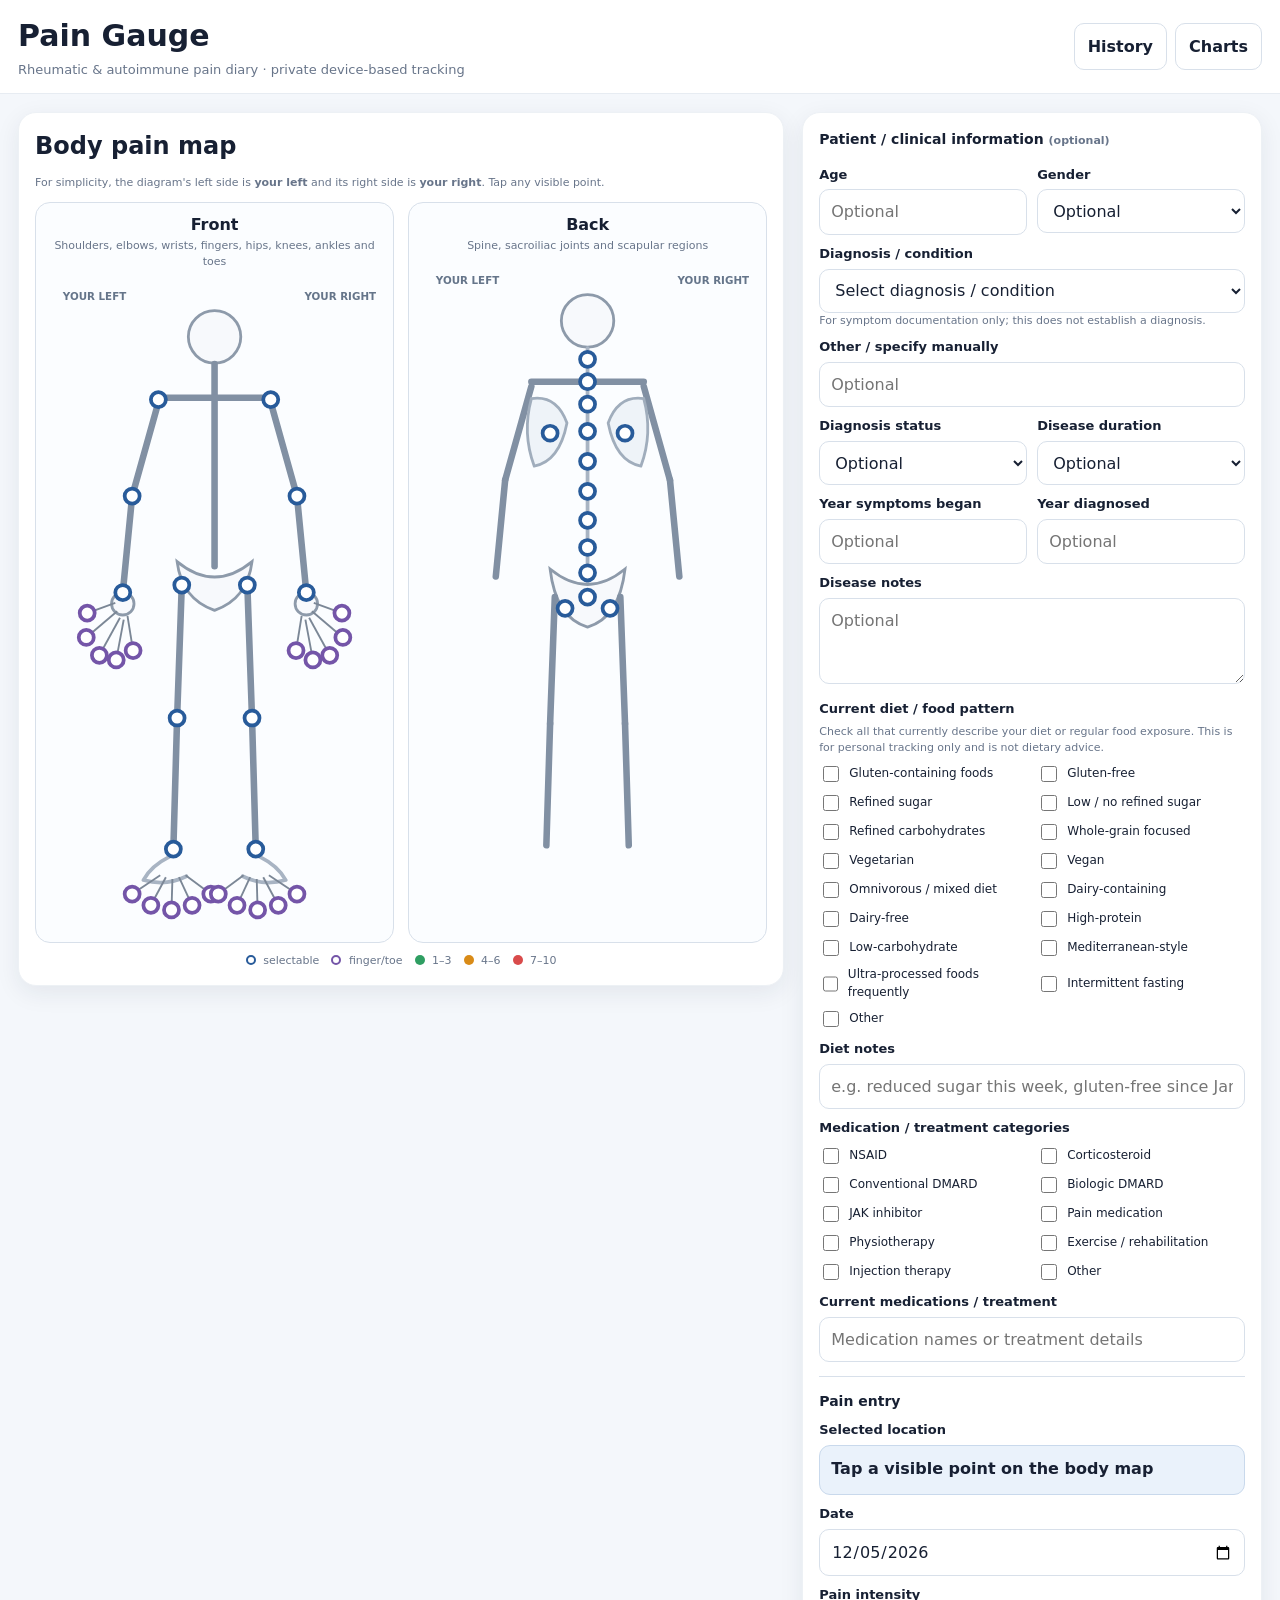
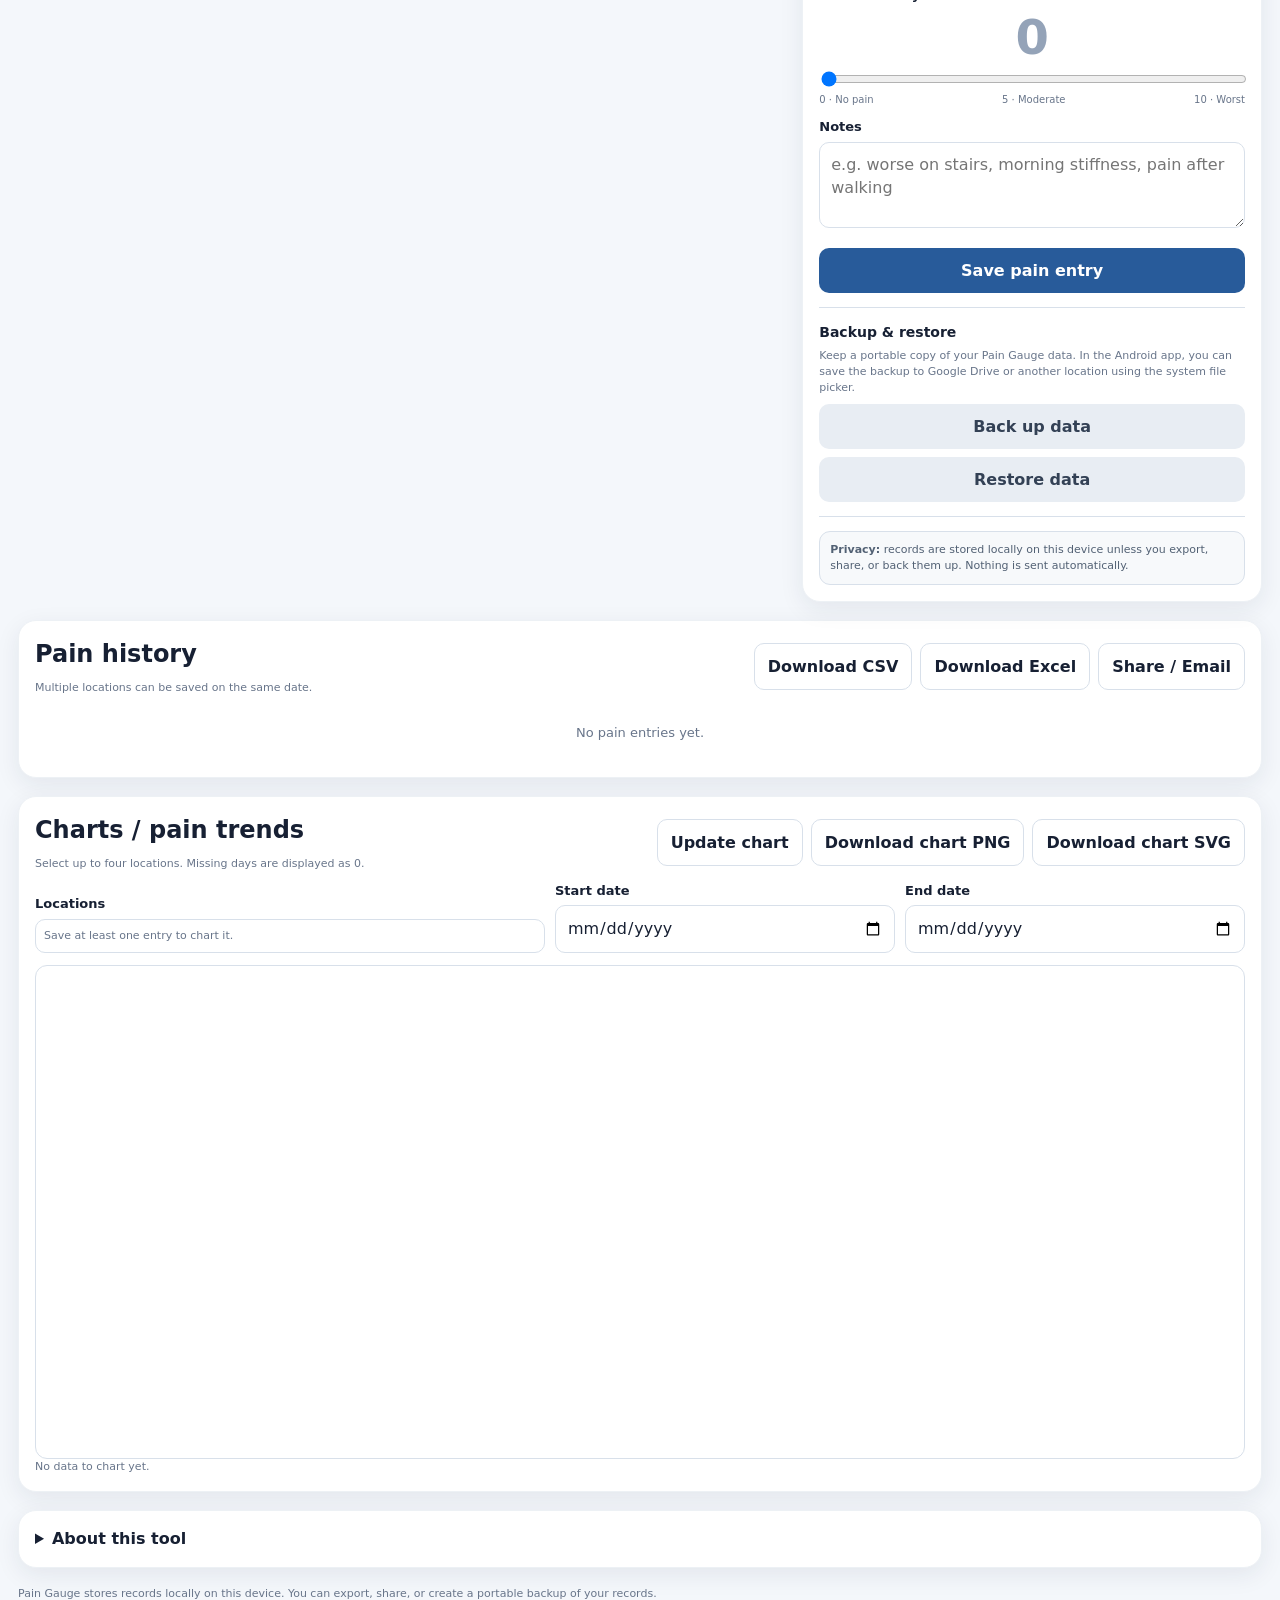
<file: pain-gauge-android-ready.html>
<!DOCTYPE html>
<html lang="en">
<head>
<meta charset="UTF-8">
<meta name="viewport" content="width=device-width, initial-scale=1.0">
<title>Pain Gauge – Rheumatic & Autoimmune Pain Diary</title>

<style>
:root{
  --bg:#f4f7fb;
  --card:#fff;
  --ink:#172033;
  --muted:#68758a;
  --line:#d8e0ea;
  --blue:#285b9a;
  --blue2:#eaf2fb;
  --purple:#7455a8;
  --green:#2f9e62;
  --orange:#d98b17;
  --red:#d94b4b;
  --zero:#94a3b8;
  --shadow:0 7px 24px rgba(20,35,60,.08);
}

*{
  box-sizing:border-box;
}

html{
  scroll-behavior:smooth;
}

body{
  margin:0;
  font-family:Inter,system-ui,-apple-system,"Segoe UI",Arial,sans-serif;
  background:var(--bg);
  color:var(--ink);
  line-height:1.45;
}

button,
input,
select,
textarea{
  font:inherit;
}

button{
  cursor:pointer;
}

header{
  position:sticky;
  top:0;
  z-index:20;
  background:#fff;
  border-bottom:1px solid #e7ecf2;
  padding:14px 18px;
}

.head{
  max-width:1380px;
  margin:auto;
  display:flex;
  justify-content:space-between;
  align-items:center;
  gap:12px;
  flex-wrap:wrap;
}

.brand h1{
  margin:0;
  font-size:clamp(22px,3vw,30px);
}

.brand p{
  margin:3px 0 0;
  color:var(--muted);
  font-size:13px;
}

.actions{
  display:flex;
  gap:8px;
  flex-wrap:wrap;
}

.wrap{
  max-width:1380px;
  margin:auto;
  padding:18px;
}

.layout{
  display:grid;
  grid-template-columns:minmax(0,1.25fr) minmax(330px,.75fr);
  gap:18px;
  align-items:start;
}

.card{
  background:var(--card);
  border:1px solid #edf1f5;
  border-radius:18px;
  padding:16px;
  box-shadow:var(--shadow);
}

.card h2{
  margin:0 0 8px;
}

.small{
  font-size:11px;
  color:var(--muted);
}

.body-grid{
  display:grid;
  grid-template-columns:1fr 1fr;
  gap:14px;
}

.figure{
  border:1px solid var(--line);
  border-radius:15px;
  background:#fbfdff;
  padding:10px;
}

.figure-title{
  text-align:center;
  font-weight:800;
}

.figure-note{
  text-align:center;
  color:var(--muted);
  font-size:11px;
  margin:2px 0 6px;
}

.body-svg{
  width:100%;
  height:auto;
  display:block;
  max-height:680px;
}

.body-line{
  stroke:#8190a3;
  stroke-width:7;
  stroke-linecap:round;
  fill:none;
}

.body-thin{
  stroke:#a8b4c3;
  stroke-width:4;
  stroke-linecap:round;
  stroke-linejoin:round;
  fill:none;
}

.body-shape{
  fill:#f7f9fc;
  stroke:#8d9aaa;
  stroke-width:3;
}

.scapula{
  fill:#eef3f8;
  stroke:#a0adbc;
  stroke-width:3;
}

.side-label{
  fill:#65758a;
  font-size:11px;
  font-weight:800;
}

.point{
  outline:none;
}

.hit{
  fill:transparent;
  stroke:transparent;
  pointer-events:all;
  cursor:pointer;
}

.dot{
  fill:#fff;
  stroke:var(--blue);
  stroke-width:4;
  pointer-events:none;
  transition:.15s;
}

.digit .dot{
  stroke:var(--purple);
}

.leader{
  stroke:#7b8796;
  stroke-width:2;
  pointer-events:none;
}

.point:hover .dot,
.point:focus .dot{
  fill:var(--blue2);
  stroke-width:5;
}

.point.selected .dot{
  fill:#ffd4d4;
  stroke:#8f2525;
  stroke-width:5;
}

.point.p0 .dot{
  fill:#fff;
  stroke:var(--zero);
}

.point.p1 .dot{
  fill:#dff5e8;
  stroke:var(--green);
}

.point.p2 .dot{
  fill:#fff0d1;
  stroke:var(--orange);
}

.point.p3 .dot{
  fill:#ffe1e1;
  stroke:var(--red);
}

.legend{
  display:flex;
  gap:12px;
  flex-wrap:wrap;
  justify-content:center;
  margin-top:10px;
  font-size:11px;
  color:var(--muted);
}

.ld{
  display:inline-block;
  width:10px;
  height:10px;
  border-radius:50%;
  margin-right:4px;
  vertical-align:-1px;
}

.section{
  border-top:1px solid var(--line);
  margin-top:14px;
  padding-top:14px;
}

.section:first-child{
  border-top:0;
  margin-top:0;
  padding-top:0;
}

.section-title{
  font-size:14px;
  font-weight:850;
  margin-bottom:6px;
}

label{
  display:block;
  font-size:13px;
  font-weight:750;
  margin:10px 0 5px;
}

input[type=date],
input[type=number],
input[type=text],
select,
textarea{
  width:100%;
  min-height:44px;
  padding:10px 11px;
  border:1px solid var(--line);
  border-radius:10px;
  background:#fff;
  color:var(--ink);
}

textarea{
  min-height:86px;
  resize:vertical;
}

.two{
  display:grid;
  grid-template-columns:1fr 1fr;
  gap:10px;
}

.selected{
  background:var(--blue2);
  border:1px solid #c9d9ec;
  border-radius:11px;
  padding:11px;
  font-weight:800;
  min-height:50px;
}

.selected-meta{
  font-size:11px;
  color:var(--muted);
  font-weight:500;
  margin-top:3px;
}

.score{
  text-align:center;
  font-size:48px;
  font-weight:900;
  line-height:1;
  margin:8px 0;
  color:var(--zero);
}

input[type=range]{
  width:100%;
}

.range-labels{
  display:flex;
  justify-content:space-between;
  font-size:10px;
  color:var(--muted);
}

.primary,
.secondary,
.tool{
  border:0;
  border-radius:10px;
  padding:11px 13px;
  font-weight:800;
  min-height:44px;
}

.primary{
  width:100%;
  margin-top:14px;
  background:var(--blue);
  color:#fff;
}

.secondary{
  width:100%;
  margin-top:8px;
  background:#e8edf3;
  color:#334155;
}

.tool{
  background:#fff;
  border:1px solid var(--line);
  color:var(--ink);
}

.check-grid{
  display:grid;
  grid-template-columns:1fr 1fr;
  gap:7px 10px;
  margin-top:7px;
}

.check{
  display:flex;
  align-items:center;
  gap:7px;
  font-size:12px;
  font-weight:500;
  margin:0;
}

.check input{
  width:16px;
  height:16px;
}

.privacy{
  background:#f7f9fb;
  border:1px solid var(--line);
  border-radius:11px;
  padding:10px;
  font-size:11px;
  color:#526174;
}

.section-head{
  display:flex;
  justify-content:space-between;
  align-items:center;
  gap:10px;
  flex-wrap:wrap;
}

.history{
  display:grid;
  gap:9px;
  margin-top:10px;
}

.entry{
  border:1px solid var(--line);
  border-left:5px solid var(--blue);
  border-radius:12px;
  padding:12px;
  display:grid;
  grid-template-columns:1fr auto;
  gap:10px;
  background:#fff;
}

.entry h4{
  margin:0 0 3px;
}

.meta{
  font-size:11px;
  color:var(--muted);
}

.note{
  font-size:12px;
  margin-top:5px;
}

.entry-actions{
  display:flex;
  gap:7px;
  margin-top:7px;
}

.entry-actions button{
  border:0;
  background:transparent;
  color:var(--blue);
  font-weight:800;
  padding:2px 4px;
}

.entry-actions .delete{
  color:#b23434;
}

.badge{
  font-size:19px;
  font-weight:900;
}

.empty{
  text-align:center;
  padding:18px;
  color:var(--muted);
  font-size:13px;
}

.chart-controls{
  display:grid;
  grid-template-columns:1.2fr .8fr .8fr;
  gap:10px;
  align-items:end;
}

.loc-list{
  border:1px solid var(--line);
  border-radius:10px;
  padding:8px;
  max-height:150px;
  overflow:auto;
  background:#fff;
}

.loc-list label{
  margin:0 0 5px;
  font-size:12px;
  font-weight:600;
  display:flex;
  align-items:center;
  gap:6px;
}

.chart-box{
  margin-top:12px;
  border:1px solid var(--line);
  border-radius:12px;
  background:#fff;
  padding:8px;
  overflow:hidden;
}

#chart{
  width:100%;
  height:auto;
  display:block;
}

.about{
  margin-top:18px;
}

.about summary{
  font-weight:850;
  cursor:pointer;
}

.about div{
  margin-top:9px;
  color:#4b5a6e;
  font-size:13px;
}

footer{
  max-width:1380px;
  margin:0 auto 28px;
  padding:0 18px;
  color:var(--muted);
  font-size:11px;
}

@media(max-width:980px){
  .layout{
    grid-template-columns:1fr;
  }
}

@media(max-width:700px){
  .wrap{
    padding:10px;
  }

  .body-grid,
  .two,
  .check-grid,
  .chart-controls{
    grid-template-columns:1fr;
  }

  .card{
    padding:12px;
    border-radius:14px;
  }

  header{
    padding:12px;
  }
}
</style>
</head>

<body>

<header>
<div class="head">

<div class="brand">
<h1>Pain Gauge</h1>
<p>Rheumatic & autoimmune pain diary · private device-based tracking</p>
</div>

<div class="actions">
<button class="tool" id="goHistory">History</button>
<button class="tool" id="goCharts">Charts</button>
</div>

</div>
</header>

<main class="wrap">

<div class="layout">

<section class="card">

<h2>Body pain map</h2>

<p class="small">
For simplicity, the diagram's left side is <b>your left</b>
and its right side is <b>your right</b>.
Tap any visible point.
</p>

<div class="body-grid">

<div class="figure">

<div class="figure-title">Front</div>

<div class="figure-note">
Shoulders, elbows, wrists, fingers, hips, knees, ankles and toes
</div>

<svg
id="frontSvg"
class="body-svg"
viewBox="0 0 360 700"
aria-label="Front pain map"
>

<text x="18" y="26" class="side-label">YOUR LEFT</text>
<text x="276" y="26" class="side-label">YOUR RIGHT</text>

<circle cx="180" cy="65" r="28" class="body-shape"/>

<line
x1="180"
y1="94"
x2="180"
y2="310"
class="body-line"
/>

<line
x1="120"
y1="130"
x2="240"
y2="130"
class="body-line"
/>

<line
x1="120"
y1="135"
x2="92"
y2="235"
class="body-line"
/>

<line
x1="92"
y1="235"
x2="82"
y2="338"
class="body-line"
/>

<line
x1="240"
y1="135"
x2="268"
y2="235"
class="body-line"
/>

<line
x1="268"
y1="235"
x2="278"
y2="338"
class="body-line"
/>

<circle cx="82" cy="350" r="12" class="body-shape"/>
<circle cx="278" cy="350" r="12" class="body-shape"/>

<path
d="M140 305 Q180 338 220 305 Q215 345 180 357 Q145 345 140 305Z"
class="body-shape"
/>

<line
x1="145"
y1="330"
x2="140"
y2="472"
class="body-line"
/>

<line
x1="215"
y1="330"
x2="220"
y2="472"
class="body-line"
/>

<line
x1="140"
y1="472"
x2="136"
y2="612"
class="body-line"
/>

<line
x1="220"
y1="472"
x2="224"
y2="612"
class="body-line"
/>

<path
d="M132 620 Q112 630 104 645 Q128 652 150 641"
class="body-thin"
/>

<path
d="M228 620 Q248 630 256 645 Q232 652 210 641"
class="body-thin"
/>

</svg>

</div>


<div class="figure">

<div class="figure-title">Back</div>

<div class="figure-note">
Spine, sacroiliac joints and scapular regions
</div>

<svg
id="backSvg"
class="body-svg"
viewBox="0 0 360 700"
aria-label="Back pain map"
>

<text x="18" y="26" class="side-label">YOUR LEFT</text>
<text x="276" y="26" class="side-label">YOUR RIGHT</text>

<circle
cx="180"
cy="65"
r="28"
class="body-shape"
/>

<line
x1="180"
y1="94"
x2="180"
y2="365"
class="body-thin"
/>

<line
x1="120"
y1="130"
x2="240"
y2="130"
class="body-line"
/>

<line
x1="120"
y1="135"
x2="92"
y2="235"
class="body-line"
/>

<line
x1="92"
y1="235"
x2="82"
y2="338"
class="body-line"
/>

<line
x1="240"
y1="135"
x2="268"
y2="235"
class="body-line"
/>

<line
x1="268"
y1="235"
x2="278"
y2="338"
class="body-line"
/>

<path
d="M120 148 Q147 144 158 174 Q150 215 123 220 Q110 185 120 148Z"
class="scapula"
/>

<path
d="M240 148 Q213 144 202 174 Q210 215 237 220 Q250 185 240 148Z"
class="scapula"
/>

<path
d="M140 330 Q180 363 220 330 Q214 382 180 392 Q146 382 140 330Z"
class="body-shape"
/>

<line
x1="145"
y1="360"
x2="140"
y2="495"
class="body-line"
/>

<line
x1="215"
y1="360"
x2="220"
y2="495"
class="body-line"
/>

<line
x1="140"
y1="495"
x2="136"
y2="625"
class="body-line"
/>

<line
x1="220"
y1="495"
x2="224"
y2="625"
class="body-line"
/>

</svg>

</div>

</div>


<div class="legend">

<span>
<i class="ld" style="background:#fff;border:2px solid var(--blue)"></i>
selectable
</span>

<span>
<i class="ld" style="background:#fff;border:2px solid var(--purple)"></i>
finger/toe
</span>

<span>
<i class="ld" style="background:var(--green)"></i>
1–3
</span>

<span>
<i class="ld" style="background:var(--orange)"></i>
4–6
</span>

<span>
<i class="ld" style="background:var(--red)"></i>
7–10
</span>

</div>

</section>


<aside class="card" id="formCard">

<div class="section">

<div class="section-title">
Patient / clinical information
<span class="small">(optional)</span>
</div>

<div class="two">

<div>
<label for="age">Age</label>
<input
id="age"
type="number"
min="0"
max="120"
placeholder="Optional"
>
</div>

<div>
<label for="gender">Gender</label>

<select id="gender">
<option value="">Optional</option>
<option>Female</option>
<option>Male</option>
</select>

</div>

</div>


<label for="diagnosis">
Diagnosis / condition
</label>

<select id="diagnosis">

<option value="">
Select diagnosis / condition
</option>

<optgroup label="Spondyloarthritis">

<option>
Axial spondyloarthritis (axSpA)
</option>

<option>
Non-radiographic axial spondyloarthritis (nr-axSpA)
</option>

<option>
Ankylosing spondylitis / radiographic axial SpA
</option>

<option>
Peripheral spondyloarthritis
</option>

<option>
Undifferentiated / unclassified spondyloarthritis
</option>

<option>
Psoriatic arthritis
</option>

<option>
Reactive arthritis
</option>

<option>
Enteropathic / IBD-associated arthritis
</option>

</optgroup>


<optgroup label="Rheumatoid / inflammatory arthritis">

<option>
Rheumatoid arthritis
</option>

<option>
Seronegative rheumatoid arthritis
</option>

<option>
Palindromic rheumatism
</option>

<option>
Juvenile idiopathic arthritis
</option>

<option>
Adult-onset Still's disease
</option>

</optgroup>


<optgroup label="Degenerative">

<option>
Osteoarthritis
</option>

<option>
Post-traumatic arthritis
</option>

<option>
Patellofemoral osteoarthritis / chondromalacia
</option>

<option>
Other degenerative arthritis
</option>

</optgroup>


<optgroup label="Crystal arthritis">

<option>
Gout
</option>

<option>
CPPD / pseudogout
</option>

</optgroup>


<optgroup label="Connective-tissue / autoimmune">

<option>
Systemic lupus erythematosus
</option>

<option>
Sjögren syndrome
</option>

<option>
Systemic sclerosis / scleroderma
</option>

<option>
Mixed connective tissue disease
</option>

<option>
Undifferentiated connective tissue disease
</option>

<option>
Antiphospholipid syndrome
</option>

<option>
Overlap connective tissue disease
</option>

</optgroup>


<optgroup label="Inflammatory myopathy">

<option>
Dermatomyositis
</option>

<option>
Polymyositis
</option>

<option>
Immune-mediated necrotizing myopathy
</option>

<option>
Antisynthetase syndrome
</option>

</optgroup>


<optgroup label="Other rheumatic / autoimmune">

<option>
Polymyalgia rheumatica
</option>

<option>
Behçet disease
</option>

<option>
Vasculitis
</option>

<option>
Sarcoidosis
</option>

<option>
Relapsing polychondritis
</option>

<option>
Other autoimmune disorder
</option>

<option>
Other inflammatory arthritis
</option>

<option>
Under investigation / no confirmed diagnosis
</option>

<option>
Other / specify manually
</option>

</optgroup>

</select>


<div class="small">
For symptom documentation only; this does not establish a diagnosis.
</div>


<label for="otherDiagnosis">
Other / specify manually
</label>

<input
id="otherDiagnosis"
type="text"
placeholder="Optional"
>


<div class="two">

<div>

<label for="diagnosisStatus">
Diagnosis status
</label>

<select id="diagnosisStatus">

<option value="">Optional</option>

<option>
Confirmed
</option>

<option>
Provisional
</option>

<option>
Under evaluation
</option>

<option>
Self-reported
</option>

</select>

</div>


<div>

<label for="duration">
Disease duration
</label>

<select id="duration">

<option value="">Optional</option>

<option>
Less than 6 months
</option>

<option>
6–12 months
</option>

<option>
1–2 years
</option>

<option>
2–5 years
</option>

<option>
5–10 years
</option>

<option>
More than 10 years
</option>

<option>
Unknown
</option>

</select>

</div>

</div>


<div class="two">

<div>

<label for="symptomYear">
Year symptoms began
</label>

<input
id="symptomYear"
type="number"
min="1900"
placeholder="Optional"
>

</div>


<div>

<label for="diagnosisYear">
Year diagnosed
</label>

<input
id="diagnosisYear"
type="number"
min="1900"
placeholder="Optional"
>

</div>

</div>


<label for="diseaseNotes">
Disease notes
</label>

<textarea
id="diseaseNotes"
placeholder="Optional"
></textarea>


<label>
Current diet / food pattern
</label>

<div class="small">
Check all that currently describe your diet or regular food exposure.
This is for personal tracking only and is not dietary advice.
</div>


<div
class="check-grid"
id="dietPatterns"
>

<label class="check">
<input
type="checkbox"
value="Gluten-containing foods"
>
Gluten-containing foods
</label>

<label class="check">
<input
type="checkbox"
value="Gluten-free"
>
Gluten-free
</label>

<label class="check">
<input
type="checkbox"
value="Refined sugar"
>
Refined sugar
</label>

<label class="check">
<input
type="checkbox"
value="Low / no refined sugar"
>
Low / no refined sugar
</label>

<label class="check">
<input
type="checkbox"
value="Refined carbohydrates"
>
Refined carbohydrates
</label>

<label class="check">
<input
type="checkbox"
value="Whole-grain focused"
>
Whole-grain focused
</label>

<label class="check">
<input
type="checkbox"
value="Vegetarian"
>
Vegetarian
</label>

<label class="check">
<input
type="checkbox"
value="Vegan"
>
Vegan
</label>

<label class="check">
<input
type="checkbox"
value="Omnivorous / mixed diet"
>
Omnivorous / mixed diet
</label>

<label class="check">
<input
type="checkbox"
value="Dairy-containing"
>
Dairy-containing
</label>

<label class="check">
<input
type="checkbox"
value="Dairy-free"
>
Dairy-free
</label>

<label class="check">
<input
type="checkbox"
value="High-protein"
>
High-protein
</label>

<label class="check">
<input
type="checkbox"
value="Low-carbohydrate"
>
Low-carbohydrate
</label>

<label class="check">
<input
type="checkbox"
value="Mediterranean-style"
>
Mediterranean-style
</label>

<label class="check">
<input
type="checkbox"
value="Ultra-processed foods frequently"
>
Ultra-processed foods frequently
</label>

<label class="check">
<input
type="checkbox"
value="Intermittent fasting"
>
Intermittent fasting
</label>

<label class="check">
<input
type="checkbox"
value="Other"
>
Other
</label>

</div>


<label for="dietNotes">
Diet notes
</label>

<input
id="dietNotes"
type="text"
placeholder="e.g. reduced sugar this week, gluten-free since January"
>


<label>
Medication / treatment categories
</label>


<div
class="check-grid"
id="medCats"
>

<label class="check">
<input type="checkbox" value="NSAID">
NSAID
</label>

<label class="check">
<input type="checkbox" value="Corticosteroid">
Corticosteroid
</label>

<label class="check">
<input type="checkbox" value="Conventional DMARD">
Conventional DMARD
</label>

<label class="check">
<input type="checkbox" value="Biologic DMARD">
Biologic DMARD
</label>

<label class="check">
<input type="checkbox" value="JAK inhibitor">
JAK inhibitor
</label>

<label class="check">
<input type="checkbox" value="Pain medication">
Pain medication
</label>

<label class="check">
<input type="checkbox" value="Physiotherapy">
Physiotherapy
</label>

<label class="check">
<input type="checkbox" value="Exercise / rehabilitation">
Exercise / rehabilitation
</label>

<label class="check">
<input type="checkbox" value="Injection therapy">
Injection therapy
</label>

<label class="check">
<input type="checkbox" value="Other">
Other
</label>

</div>


<label for="medText">
Current medications / treatment
</label>

<input
id="medText"
type="text"
placeholder="Medication names or treatment details"
>

</div>


<div class="section">

<div class="section-title">
Pain entry
</div>


<label>
Selected location
</label>


<div
class="selected"
id="selectedBox"
>

Tap a visible point on the body map

<div
class="selected-meta"
id="selectedMeta"
></div>

</div>


<label for="entryDate">
Date
</label>

<input
id="entryDate"
type="date"
>


<label for="painSlider">
Pain intensity
</label>


<div
class="score"
id="score"
>
0
</div>


<input
id="painSlider"
type="range"
min="0"
max="10"
step="1"
value="0"
>


<div class="range-labels">

<span>
0 · No pain
</span>

<span>
5 · Moderate
</span>

<span>
10 · Worst
</span>

</div>


<label for="painNotes">
Notes
</label>

<textarea
id="painNotes"
placeholder="e.g. worse on stairs, morning stiffness, pain after walking"
></textarea>


<button
class="primary"
id="saveBtn"
>
Save pain entry
</button>


<button
class="secondary"
id="cancelBtn"
hidden
>
Cancel edit
</button>

</div>


<div class="section">

<div class="section-title">Backup & restore</div>
<div class="small">Keep a portable copy of your Pain Gauge data. In the Android app, you can save the backup to Google Drive or another location using the system file picker.</div>

<button class="secondary" id="backupBtn" type="button">Back up data</button>
<button class="secondary" id="restoreBtn" type="button">Restore data</button>
<input id="restoreFile" type="file" accept="application/json,.json" hidden>
<div class="small" id="backupMsg" style="margin-top:7px"></div>

</div>


<div class="section">

<div class="privacy">

<b>Privacy:</b>

records are stored locally on this device unless you export, share, or back them up.

Nothing is sent automatically.

</div>

</div>

</aside>

</div>


<section
class="card"
id="historySection"
style="margin-top:18px"
>

<div class="section-head">

<div>

<h2>
Pain history
</h2>

<div class="small">
Multiple locations can be saved on the same date.
</div>

</div>


<div class="actions">

<button
class="tool"
id="csvBtn"
>
Download CSV
</button>

<button
class="tool"
id="xlsxBtn"
>
Download Excel
</button>

<button
class="tool"
id="shareBtn"
>
Share / Email
</button>

</div>

</div>


<div
id="history"
class="history"
></div>

</section>


<section
class="card"
id="chartSection"
style="margin-top:18px"
>

<div class="section-head">

<div>

<h2>
Charts / pain trends
</h2>

<div class="small">
Select up to four locations. Missing days are displayed as 0.
</div>

</div>


<div class="actions">

<button
class="tool"
id="updateChart"
>
Update chart
</button>

<button
class="tool"
id="chartPngBtn"
>
Download chart PNG
</button>

<button
class="tool"
id="chartSvgBtn"
>
Download chart SVG
</button>

</div>

</div>


<div class="chart-controls">

<div>

<label>
Locations
</label>

<div
id="chartLocations"
class="loc-list"
></div>

</div>


<div>

<label for="chartStart">
Start date
</label>

<input
id="chartStart"
type="date"
>

</div>


<div>

<label for="chartEnd">
End date
</label>

<input
id="chartEnd"
type="date"
>

</div>

</div>


<div class="chart-box">

<svg
id="chart"
viewBox="0 0 900 360"
aria-label="Pain trend chart"
></svg>

</div>


<div
id="chartMsg"
class="small"
></div>

</section>


<details class="card about">

<summary>
About this tool
</summary>

<div>

  <p>
    This pain-tracking tool was developed by
    <b>Dr. Zainab Khan</b>, who holds a PhD in Geography and whose
    research spans environmental monitoring, climate change, spatial analysis,
    and geospatial research.
  </p>

  <p>
    Beyond her academic research, she has a strong interest in science, coding,
    problem-solving, and developing practical digital tools. This scientific
    and problem-solving mindset, together with her own experience of living
    with long-term musculoskeletal and inflammatory pain, inspired her to
    develop this tool. It is designed to help people living with autoimmune,
    inflammatory, and arthritic conditions document where pain occurs, monitor
    changes over time, and maintain a structured record that can be exported
    or shared when needed.
  </p>

  <p>
    The tool is intended to support personal symptom documentation and
    communication. It is not intended to diagnose disease or replace
    professional medical advice.
  </p>

</div>

</details>

</main>


<footer>
Pain Gauge stores records locally on this device.
You can export, share, or create a portable backup of your records.
</footer>


<script>

/* =========================================================
   PAIN POINT DEFINITIONS
   ========================================================= */

const POINTS = [

{
id:'left_shoulder',
label:'Left shoulder',
region:'Shoulder',
side:'Left',
view:'Front',
x:120,
y:132
},

{
id:'right_shoulder',
label:'Right shoulder',
region:'Shoulder',
side:'Right',
view:'Front',
x:240,
y:132
},

{
id:'left_elbow',
label:'Left elbow',
region:'Elbow',
side:'Left',
view:'Front',
x:92,
y:235
},

{
id:'right_elbow',
label:'Right elbow',
region:'Elbow',
side:'Right',
view:'Front',
x:268,
y:235
},

{
id:'left_wrist',
label:'Left wrist',
region:'Wrist',
side:'Left',
view:'Front',
x:82,
y:338
},

{
id:'right_wrist',
label:'Right wrist',
region:'Wrist',
side:'Right',
view:'Front',
x:278,
y:338
},

{
id:'left_hip',
label:'Left hip joint',
region:'Hip',
side:'Left',
view:'Front',
x:145,
y:330
},

{
id:'right_hip',
label:'Right hip joint',
region:'Hip',
side:'Right',
view:'Front',
x:215,
y:330
},

{
id:'left_knee',
label:'Left knee',
region:'Knee',
side:'Left',
view:'Front',
x:140,
y:472
},

{
id:'right_knee',
label:'Right knee',
region:'Knee',
side:'Right',
view:'Front',
x:220,
y:472
},

{
id:'left_ankle',
label:'Left ankle',
region:'Ankle',
side:'Left',
view:'Front',
x:136,
y:612
},

{
id:'right_ankle',
label:'Right ankle',
region:'Ankle',
side:'Right',
view:'Front',
x:224,
y:612
},


/* LEFT HAND */

{
id:'left_thumb',
label:'Left thumb',
region:'Finger',
side:'Left',
view:'Front',
x:44,
y:360,
ax:74,
ay:349,
digit:1
},

{
id:'left_index',
label:'Left index finger',
region:'Finger',
side:'Left',
view:'Front',
x:43,
y:386,
ax:76,
ay:358,
digit:1
},

{
id:'left_middle',
label:'Left middle finger',
region:'Finger',
side:'Left',
view:'Front',
x:57,
y:405,
ax:79,
ay:365,
digit:1
},

{
id:'left_ring',
label:'Left ring finger',
region:'Finger',
side:'Left',
view:'Front',
x:75,
y:410,
ax:83,
ay:367,
digit:1
},

{
id:'left_little',
label:'Left little finger',
region:'Finger',
side:'Left',
view:'Front',
x:93,
y:400,
ax:87,
ay:363,
digit:1
},


/* RIGHT HAND */

{
id:'right_thumb',
label:'Right thumb',
region:'Finger',
side:'Right',
view:'Front',
x:316,
y:360,
ax:286,
ay:349,
digit:1
},

{
id:'right_index',
label:'Right index finger',
region:'Finger',
side:'Right',
view:'Front',
x:317,
y:386,
ax:284,
ay:358,
digit:1
},

{
id:'right_middle',
label:'Right middle finger',
region:'Finger',
side:'Right',
view:'Front',
x:303,
y:405,
ax:281,
ay:365,
digit:1
},

{
id:'right_ring',
label:'Right ring finger',
region:'Finger',
side:'Right',
view:'Front',
x:285,
y:410,
ax:277,
ay:367,
digit:1
},

{
id:'right_little',
label:'Right little finger',
region:'Finger',
side:'Right',
view:'Front',
x:267,
y:400,
ax:273,
ay:363,
digit:1
},


/* LEFT TOES */

{
id:'left_great_toe',
label:'Left great toe',
region:'Toe',
side:'Left',
view:'Front',
x:92,
y:660,
ax:122,
ay:640,
digit:1
},

{
id:'left_second_toe',
label:'Left second toe',
region:'Toe',
side:'Left',
view:'Front',
x:112,
y:672,
ax:128,
ay:642,
digit:1
},

{
id:'left_third_toe',
label:'Left third toe',
region:'Toe',
side:'Left',
view:'Front',
x:134,
y:677,
ax:135,
ay:644,
digit:1
},

{
id:'left_fourth_toe',
label:'Left fourth toe',
region:'Toe',
side:'Left',
view:'Front',
x:156,
y:672,
ax:142,
ay:642,
digit:1
},

{
id:'left_little_toe',
label:'Left little toe',
region:'Toe',
side:'Left',
view:'Front',
x:176,
y:660,
ax:149,
ay:640,
digit:1
},


/* RIGHT TOES */

{
id:'right_great_toe',
label:'Right great toe',
region:'Toe',
side:'Right',
view:'Front',
x:268,
y:660,
ax:238,
ay:640,
digit:1
},

{
id:'right_second_toe',
label:'Right second toe',
region:'Toe',
side:'Right',
view:'Front',
x:248,
y:672,
ax:232,
ay:642,
digit:1
},

{
id:'right_third_toe',
label:'Right third toe',
region:'Toe',
side:'Right',
view:'Front',
x:226,
y:677,
ax:225,
ay:644,
digit:1
},

{
id:'right_fourth_toe',
label:'Right fourth toe',
region:'Toe',
side:'Right',
view:'Front',
x:204,
y:672,
ax:218,
ay:642,
digit:1
},

{
id:'right_little_toe',
label:'Right little toe',
region:'Toe',
side:'Right',
view:'Front',
x:184,
y:660,
ax:211,
ay:640,
digit:1
},


/* SCAPULAE */

{
id:'left_scapula',
label:'Left scapular / shoulder-blade region',
region:'Scapula',
side:'Left',
view:'Back',
x:140,
y:185
},

{
id:'right_scapula',
label:'Right scapular / shoulder-blade region',
region:'Scapula',
side:'Right',
view:'Back',
x:220,
y:185
},


/* SPINE */

{
id:'spine_upper_cervical',
label:'Upper cervical spine',
region:'Spine',
side:'Midline',
view:'Back',
x:180,
y:106
},

{
id:'spine_lower_cervical',
label:'Lower cervical spine',
region:'Spine',
side:'Midline',
view:'Back',
x:180,
y:130
},

{
id:'spine_cervicothoracic',
label:'Cervicothoracic junction',
region:'Spine',
side:'Midline',
view:'Back',
x:180,
y:154
},

{
id:'spine_upper_thoracic',
label:'Upper thoracic spine',
region:'Spine',
side:'Midline',
view:'Back',
x:180,
y:183
},

{
id:'spine_mid_thoracic',
label:'Mid thoracic spine',
region:'Spine',
side:'Midline',
view:'Back',
x:180,
y:215
},

{
id:'spine_lower_thoracic',
label:'Lower thoracic spine',
region:'Spine',
side:'Midline',
view:'Back',
x:180,
y:247
},

{
id:'spine_thoracolumbar',
label:'Thoracolumbar junction',
region:'Spine',
side:'Midline',
view:'Back',
x:180,
y:278
},

{
id:'spine_upper_lumbar',
label:'Upper lumbar spine',
region:'Spine',
side:'Midline',
view:'Back',
x:180,
y:307
},

{
id:'spine_lower_lumbar',
label:'Lower lumbar spine',
region:'Spine',
side:'Midline',
view:'Back',
x:180,
y:334
},

{
id:'spine_lumbosacral',
label:'Lumbosacral region',
region:'Spine',
side:'Midline',
view:'Back',
x:180,
y:360
},


/* SACROILIAC JOINTS */

{
id:'left_si_joint',
label:'Left sacroiliac joint',
region:'Sacroiliac joint',
side:'Left',
view:'Back',
x:156,
y:372
},

{
id:'right_si_joint',
label:'Right sacroiliac joint',
region:'Sacroiliac joint',
side:'Right',
view:'Back',
x:204,
y:372
}

];


/* =========================================================
   DRAW BODY-MAP POINTS
   ========================================================= */

const NS =
'http://www.w3.org/2000/svg';

const $ =
id =>
document.getElementById(id);

const frontSvg =
$('frontSvg');

const backSvg =
$('backSvg');


function svg(
name,
attrs={},
text=''
){

const element =
document.createElementNS(
NS,
name
);

Object.entries(
attrs
)
.forEach(
([key,value]) => {

element.setAttribute(
key,
value
);

}
);

if(
text
){

element.textContent =
text;

}

return element;

}


function drawPoints(){

POINTS.forEach(
p => {

const root =
p.view === 'Front'
?
frontSvg
:
backSvg;


const group =
svg(
'g',
{
class:
'point' +
(
p.digit
?
' digit'
:
''
),

tabindex:'0',

role:'button',

'data-id':
p.id,

'aria-label':
p.label
}
);


if(
p.ax != null
){

group.appendChild(
svg(
'line',
{
class:'leader',
x1:p.ax,
y1:p.ay,
x2:p.x,
y2:p.y
}
)
);

}


group.appendChild(
svg(
'circle',
{
class:'hit',
cx:p.x,
cy:p.y,
r:18
}
)
);


group.appendChild(
svg(
'circle',
{
class:'dot',
cx:p.x,
cy:p.y,
r:8
}
)
);


group.appendChild(
svg(
'title',
{},
p.label
)
);


group.addEventListener(
'click',
() =>
selectPoint(
p.id
)
);


group.addEventListener(
'keydown',
event => {

if(
event.key === 'Enter'
||
event.key === ' '
){

event.preventDefault();

selectPoint(
p.id
);

}

}
);


root.appendChild(
group
);

}
);

}


drawPoints();


/* =========================================================
   STORAGE
   ========================================================= */

const STORE =
'painTrackerEntriesV3';

const PROFILE =
'painTrackerProfileV3';

let selectedId =
null;

let editingId =
null;

let memory =
[];


function today(){

const d =
new Date();

return `${d.getFullYear()}-${String(d.getMonth()+1).padStart(2,'0')}-${String(d.getDate()).padStart(2,'0')}`;

}


$('entryDate').value =
today();

$('entryDate').max =
today();

$('symptomYear').max =
new Date().getFullYear();

$('diagnosisYear').max =
new Date().getFullYear();


function entries(){

try{

const raw =
localStorage.getItem(
STORE
);

return raw
?
JSON.parse(
raw
)
:
memory;

}
catch{

return memory;

}

}


function saveEntries(
array
){

memory =
array;

try{

localStorage.setItem(
STORE,
JSON.stringify(
array
)
);

}
catch{}

}


/* =========================================================
   PROFILE / DIET / MEDICATION
   ========================================================= */

function checkedValues(
selector
){

return [
...document.querySelectorAll(
selector +
' input:checked'
)
]
.map(
item =>
item.value
);

}


function setChecks(
selector,
values=[]
){

const selected =
new Set(
values
);

document
.querySelectorAll(
selector +
' input'
)
.forEach(
item => {

item.checked =
selected.has(
item.value
);

}
);

}


function getProfile(){

let age =
$('age').value.trim();

age =
age === ''
?
''
:
Math.max(
0,
Math.min(
120,
Number(
age
)
)
);


return{

patientAge:
age,

gender:
$('gender').value,

diagnosis:
$('diagnosis').value,

otherDiagnosis:
$('otherDiagnosis').value.trim(),

diagnosisStatus:
$('diagnosisStatus').value,

diseaseDuration:
$('duration').value,

symptomYear:
$('symptomYear').value.trim(),

diagnosisYear:
$('diagnosisYear').value.trim(),

diseaseNotes:
$('diseaseNotes').value.trim(),

dietPatterns:
checkedValues(
'#dietPatterns'
),

dietNotes:
$('dietNotes').value.trim(),

medicationCategories:
checkedValues(
'#medCats'
),

medication:
$('medText').value.trim()

};

}


function setProfile(
profile={}
){

$('age').value =
profile.patientAge
??
'';

$('gender').value =
profile.gender
||
'';

$('diagnosis').value =
profile.diagnosis
||
'';

$('otherDiagnosis').value =
profile.otherDiagnosis
||
'';

$('diagnosisStatus').value =
profile.diagnosisStatus
||
'';

$('duration').value =
profile.diseaseDuration
||
'';

$('symptomYear').value =
profile.symptomYear
||
'';

$('diagnosisYear').value =
profile.diagnosisYear
||
'';

$('diseaseNotes').value =
profile.diseaseNotes
||
'';

setChecks(
'#dietPatterns',
profile.dietPatterns
||
[]
);

$('dietNotes').value =
profile.dietNotes
||
'';

setChecks(
'#medCats',
profile.medicationCategories
||
[]
);

$('medText').value =
profile.medication
||
'';

}


try{

const savedProfile =
JSON.parse(
localStorage.getItem(
PROFILE
)
||
'null'
);

if(
savedProfile
){

setProfile(
savedProfile
);

}

}
catch{}


/* =========================================================
   BODY SELECTION / COLOURS
   ========================================================= */

function point(
id
){

return POINTS.find(
p =>
p.id === id
);

}


function pointNode(
id
){

return document.querySelector(
`.point[data-id="${CSS.escape(id)}"]`
);

}


function selectPoint(
id
){

selectedId =
id;


document
.querySelectorAll(
'.point'
)
.forEach(
item =>
item.classList.remove(
'selected'
)
);


const data =
point(
id
);

const element =
pointNode(
id
);


if(
element
){

element.classList.add(
'selected'
);

}


$('selectedBox').childNodes[0].nodeValue =
data.label;


$('selectedMeta').textContent =
`${data.view} • ${data.side} • ${data.region}`;

}


function scoreClass(
value
){

if(
value === 0
){

return 'p0';

}

if(
value <= 3
){

return 'p1';

}

if(
value <= 6
){

return 'p2';

}

return 'p3';

}


function colour(
value
){

if(
value === 0
){

return 'var(--zero)';

}

if(
value <= 3
){

return 'var(--green)';

}

if(
value <= 6
){

return 'var(--orange)';

}

return 'var(--red)';

}


function refreshPoints(){

document
.querySelectorAll(
'.point'
)
.forEach(
item => {

item.classList.remove(
'p0',
'p1',
'p2',
'p3'
);

}
);


const map =
new Map();


entries()
.filter(
entry =>
entry.date ===
$('entryDate').value
)
.forEach(
entry => {

const value =
Number(
entry.painScore
);

const previous =
map.get(
entry.anatomicalId
);


if(
previous == null
||
value > previous
){

map.set(
entry.anatomicalId,
value
);

}

}
);


map.forEach(
(value,id) => {

const element =
pointNode(
id
);

if(
element
){

element.classList.add(
scoreClass(
value
)
);

}

}
);


if(
selectedId
){

const element =
pointNode(
selectedId
);

if(
element
){

element.classList.add(
'selected'
);

}

}

}


$('entryDate')
.addEventListener(
'change',
refreshPoints
);


/* =========================================================
   PAIN SLIDER
   ========================================================= */

function updateScore(){

const value =
Number(
$('painSlider').value
);

$('score').textContent =
value;

$('score').style.color =
colour(
value
);

}


$('painSlider')
.addEventListener(
'input',
updateScore
);

updateScore();


/* =========================================================
   SAVE / EDIT / DELETE
   ========================================================= */

function makeId(){

return (
window.crypto
&&
crypto.randomUUID
)
?
crypto.randomUUID()
:
Date.now()
+
'-'
+
Math.random()
.toString(
36
)
.slice(
2
);

}


function resetForm(){

selectedId =
null;

editingId =
null;


document
.querySelectorAll(
'.point'
)
.forEach(
item =>
item.classList.remove(
'selected'
)
);


$('selectedBox').childNodes[0].nodeValue =
'Tap a visible point on the body map';


$('selectedMeta').textContent =
'';


$('entryDate').value =
today();


$('painSlider').value =
0;


$('painNotes').value =
'';


$('saveBtn').textContent =
'Save pain entry';


$('cancelBtn').hidden =
true;


updateScore();

refreshPoints();

}


function saveEntry(){

if(
!selectedId
){

alert(
'Please select a pain location first.'
);

return;

}


if(
!$('entryDate').value
){

alert(
'Please select a date.'
);

return;

}


if(
$('entryDate').value > today()
){

alert(
'Future dates are not allowed.'
);

return;

}


const selectedPoint =
point(
selectedId
);


const profile =
getProfile();


try{

localStorage.setItem(
PROFILE,
JSON.stringify(
profile
)
);

}
catch{}


const now =
new Date()
.toISOString();


const record = {

date:
$('entryDate').value,

...profile,

anatomicalId:
selectedPoint.id,

anatomicalLocation:
selectedPoint.label,

bodySide:
selectedPoint.side,

bodyView:
selectedPoint.view,

region:
selectedPoint.region,

painScore:
Number(
$('painSlider').value
),

notes:
$('painNotes').value.trim()

};


let allEntries =
entries();


if(
editingId
){

allEntries =
allEntries.map(
entry =>
entry.id === editingId
?
{
...entry,
...record,
updatedAt:now
}
:
entry
);

}
else{

allEntries.push(
{

id:
makeId(),

...record,

createdAt:
now,

updatedAt:
now

}
);

}


saveEntries(
allEntries
);


resetForm();

renderHistory();

buildChartLocations();

initChartDates();

renderChart();

}


$('saveBtn').onclick =
saveEntry;


$('cancelBtn').onclick =
resetForm;


function editEntry(
id
){

const entry =
entries().find(
item =>
item.id === id
);


if(
!entry
){

return;

}


editingId =
id;


setProfile(
entry
);


$('entryDate').value =
entry.date;


$('painSlider').value =
entry.painScore;


$('painNotes').value =
entry.notes
||
'';


selectPoint(
entry.anatomicalId
);


$('saveBtn').textContent =
'Update pain entry';


$('cancelBtn').hidden =
false;


updateScore();

refreshPoints();


$('formCard').scrollIntoView(
{
behavior:'smooth'
}
);

}


function deleteEntry(
id
){

if(
!confirm(
'Delete this pain entry?'
)
){

return;

}


saveEntries(
entries().filter(
entry =>
entry.id !== id
)
);


renderHistory();

refreshPoints();

buildChartLocations();

initChartDates();

renderChart();

}


/* =========================================================
   HISTORY
   ========================================================= */

function esc(
value
){

const div =
document.createElement(
'div'
);

div.textContent =
String(
value
??
''
);

return div.innerHTML;

}


function renderHistory(){

const allEntries =
[
...entries()
]
.sort(
(a,b) =>
b.date.localeCompare(
a.date
)
||
String(
b.createdAt
)
.localeCompare(
String(
a.createdAt
)
)
);


const container =
$('history');


if(
!allEntries.length
){

container.innerHTML =
'<div class="empty">No pain entries yet.</div>';

return;

}


container.innerHTML =
allEntries.map(
entry => {

const diagnosis =
entry.otherDiagnosis
||
entry.diagnosis
||
'';


const diet =
(
entry.dietPatterns
||
[]
)
.join(
', '
);


return `

<article
class="entry"
style="border-left-color:${colour(Number(entry.painScore))}"
>

<div>

<h4>
${esc(entry.anatomicalLocation)}
</h4>

<div class="meta">

${esc(entry.date)}

•

${esc(entry.bodySide)}

•

${esc(entry.bodyView)}

${diagnosis
?
' • ' + esc(diagnosis)
:
''
}

</div>

${diet
?
`<div class="meta">Diet: ${esc(diet)}</div>`
:
''
}

${entry.notes
?
`<div class="note">${esc(entry.notes)}</div>`
:
''
}

<div class="entry-actions">

<button
data-edit="${entry.id}"
>
Edit
</button>

<button
class="delete"
data-del="${entry.id}"
>
Delete
</button>

</div>

</div>

<div
class="badge"
style="color:${colour(Number(entry.painScore))}"
>

${entry.painScore}/10

</div>

</article>

`;

}
)
.join(
''
);


container
.querySelectorAll(
'[data-edit]'
)
.forEach(
button => {

button.onclick =
() =>
editEntry(
button.dataset.edit
);

}
);


container
.querySelectorAll(
'[data-del]'
)
.forEach(
button => {

button.onclick =
() =>
deleteEntry(
button.dataset.del
);

}
);

}


/* =========================================================
   EXPORT DATA
   ========================================================= */

const exportColumns = [

['Date','date'],

['Age','patientAge'],

['Gender','gender'],

['Diagnosis','diagnosis'],

['Other diagnosis','otherDiagnosis'],

['Diagnosis status','diagnosisStatus'],

['Disease duration','diseaseDuration'],

['Year symptoms began','symptomYear'],

['Year diagnosed','diagnosisYear'],

['Disease notes','diseaseNotes'],

['Diet patterns / food exposure','dietPatterns'],

['Diet notes','dietNotes'],

['Medication categories','medicationCategories'],

['Medication / treatment','medication'],

['Body view','bodyView'],

['Body side','bodySide'],

['Region','region'],

['Anatomical ID','anatomicalId'],

['Anatomical location','anatomicalLocation'],

['Pain score','painScore'],

['Notes','notes'],

['Created at','createdAt'],

['Updated at','updatedAt']

];


function csvCell(
value
){

if(
Array.isArray(
value
)
){

value =
value.join(
'; '
);

}


return `"${String(value ?? '').replace(/"/g,'""')}"`;

}


function buildCSV(){

const rows = [

exportColumns.map(
column =>
column[0]
),

...entries().map(
entry =>
exportColumns.map(
column =>
entry[
column[1]
]
??
''
)
)

];


return '\uFEFF'
+
rows
.map(
row =>
row
.map(
csvCell
)
.join(
','
)
)
.join(
'\n'
);

}


function download(
blob,
filename
){

const url =
URL.createObjectURL(
blob
);


const anchor =
document.createElement(
'a'
);


anchor.href =
url;

anchor.download =
filename;


document.body.appendChild(
anchor
);


anchor.click();

anchor.remove();


setTimeout(
() =>
URL.revokeObjectURL(
url
),
1000
);

}


/* CSV */

$('csvBtn').onclick =
() => {

if(
!entries().length
){

alert(
'There is no data to export.'
);

return;

}


download(

new Blob(
[
buildCSV()
],
{
type:'text/csv;charset=utf-8'
}
),

'pain-tracker-data.csv'

);

};


/* =========================================================
   EXCEL
   ========================================================= */

function loadXlsx(){

return new Promise(
(
resolve,
reject
) => {

if(
window.XLSX
){

resolve(
window.XLSX
);

return;

}


const script =
document.createElement(
'script'
);


script.src =
'https://cdn.jsdelivr.net/npm/xlsx@0.18.5/dist/xlsx.full.min.js';


script.onload =
() =>
resolve(
window.XLSX
);


script.onerror =
reject;


document.head.appendChild(
script
);

}
);

}


$('xlsxBtn').onclick =
async() => {

const allEntries =
entries();


if(
!allEntries.length
){

alert(
'There is no data to export.'
);

return;

}


try{

const XLSX =
await loadXlsx();


const data =
allEntries.map(
entry =>
Object.fromEntries(
exportColumns.map(
([title,key]) => [

title,

Array.isArray(
entry[key]
)
?
entry[key].join(
'; '
)
:
(
entry[key]
??
''
)

]
)
)
);


const worksheet =
XLSX.utils.json_to_sheet(
data
);


const workbook =
XLSX.utils.book_new();


XLSX.utils.book_append_sheet(
workbook,
worksheet,
'Pain History'
);


XLSX.writeFile(
workbook,
'pain-tracker-data.xlsx'
);


}
catch{

alert(
'Excel export could not load. CSV export is still available.'
);

}

};


/* =========================================================
   SHARE / EMAIL
   ========================================================= */

$('shareBtn').onclick =
async() => {

if(
!entries().length
){

alert(
'There is no data to share.'
);

return;

}


const blob =
new Blob(
[
buildCSV()
],
{
type:'text/csv;charset=utf-8'
}
);


const file =
new File(
[
blob
],
'pain-tracker-data.csv',
{
type:'text/csv'
}
);


try{

if(
navigator.share
&&
navigator.canShare
&&
navigator.canShare(
{
files:[
file
]
}
)
){

await navigator.share(
{

title:
'Pain Tracker data',

text:
'Pain Tracker symptom record',

files:[
file
]

}
);

}
else{

download(
blob,
'pain-tracker-data.csv'
);


alert(
'File sharing is not supported here. The CSV was downloaded; attach it manually to your email.'
);

}

}
catch(
error
){

if(
error.name !==
'AbortError'
){

download(
blob,
'pain-tracker-data.csv'
);


alert(
'Share sheet could not open. CSV downloaded instead.'
);

}

}

};


/* =========================================================
   CHARTING
   ========================================================= */

const seriesColours = [

'#285b9a',

'#2f9e62',

'#d98b17',

'#7455a8'

];


function dateRange(
start,
end
){

const first =
new Date(
start +
'T00:00:00Z'
);

const last =
new Date(
end +
'T00:00:00Z'
);


const dates =
[];


if(
isNaN(
first
)
||
isNaN(
last
)
||
first > last
){

return dates;

}


for(
let date = first;
date <= last;
date =
new Date(
date.getTime()
+
86400000
)
){

dates.push(
date.toISOString()
.slice(
0,
10
)
);


if(
dates.length > 3700
){

break;

}

}


return dates;

}


function buildChartLocations(){

const container =
$('chartLocations');


const previous =
new Set(
[
...container.querySelectorAll(
'input:checked'
)
]
.map(
item =>
item.value
)
);


const map =
new Map();


entries()
.forEach(
entry => {

map.set(
entry.anatomicalId,
entry.anatomicalLocation
);

}
);


const locations =
[
...map
]
.sort(
(a,b) =>
a[1].localeCompare(
b[1]
)
);


if(
!locations.length
){

container.innerHTML =
'<div class="small">Save at least one entry to chart it.</div>';

return;

}


const available =
new Set(
locations.map(
([id]) =>
id
)
);


const preserved =
new Set(
[
...previous
]
.filter(
id =>
available.has(
id
)
)
);


container.innerHTML =
locations.map(
(
[
id,
label
],
index
) =>
`

<label>

<input
type="checkbox"
value="${esc(id)}"

${

preserved.has(
id
)
||
(
!preserved.size
&&
index <
Math.min(
2,
locations.length
)
)

?
'checked'
:
''

}

/>

${esc(label)}

</label>

`
)
.join(
''
);


container
.querySelectorAll(
'input'
)
.forEach(
checkbox => {

checkbox.onchange =
() => {

if(
container.querySelectorAll(
'input:checked'
).length > 4
){

checkbox.checked =
false;


alert(
'Please select no more than four locations.'
);

}

};

}
);

}


function initChartDates(){

const allEntries =
entries();


if(
!allEntries.length
){

$('chartStart').value =
'';

$('chartEnd').value =
'';

return;

}


const dates =
allEntries.map(
entry =>
entry.date
)
.sort();


const minimum =
dates[0];


const maximum =
dates.at(
-1
);


if(
!$('chartStart').value
||
$('chartStart').value > minimum
){

$('chartStart').value =
minimum;

}


if(
!$('chartEnd').value
||
$('chartEnd').value < maximum
){

$('chartEnd').value =
maximum;

}


$('chartStart').max =
today();


$('chartEnd').max =
today();

}


function renderChart(){

const root =
$('chart');


root.innerHTML =
'';


const selectedLocations =
[
...$('chartLocations')
.querySelectorAll(
'input:checked'
)
]
.map(
item =>
item.value
);


const start =
$('chartStart').value;


const end =
$('chartEnd').value;


if(
!entries().length
){

$('chartMsg').textContent =
'No data to chart yet.';

return;

}


if(
!selectedLocations.length
){

$('chartMsg').textContent =
'Select at least one location.';

return;

}


if(
!start
||
!end
||
start > end
){

$('chartMsg').textContent =
'Choose a valid date range.';

return;

}


const dates =
dateRange(
start,
end
);


if(
!dates.length
){

return;

}


const W =
900;

const H =
360;

const LEFT =
60;

const RIGHT =
20;

const TOP =
25;

const BOTTOM =
55;

const plotWidth =
W -
LEFT -
RIGHT;

const plotHeight =
H -
TOP -
BOTTOM;


/* white background */

root.appendChild(
svg(
'rect',
{
x:0,
y:0,
width:W,
height:H,
fill:'#fff'
}
)
);


/* horizontal grid */

for(
let value=0;
value<=10;
value+=2
){

const y =
TOP
+
plotHeight
-
(
value/10
)
*
plotHeight;


root.appendChild(
svg(
'line',
{
x1:LEFT,
y1:y,
x2:W-RIGHT,
y2:y,
stroke:'#e3e8ef'
}
)
);


root.appendChild(
svg(
'text',
{
x:LEFT-12,
y:y+4,
'text-anchor':'end',
'font-size':11,
fill:'#68758a'
},
value
)
);

}


/* axis */

root.appendChild(
svg(
'line',
{
x1:LEFT,
y1:TOP,
x2:LEFT,
y2:TOP+plotHeight,
stroke:'#8b98aa'
}
)
);


root.appendChild(
svg(
'line',
{
x1:LEFT,
y1:TOP+plotHeight,
x2:W-RIGHT,
y2:TOP+plotHeight,
stroke:'#8b98aa'
}
)
);


const allEntries =
entries();


const labels =
new Map(
allEntries.map(
entry => [

entry.anatomicalId,

entry.anatomicalLocation

]
)
);


selectedLocations.forEach(
(
locationId,
seriesIndex
) => {


const daily =
new Map();


allEntries
.filter(
entry =>
entry.anatomicalId === locationId
&&
entry.date >= start
&&
entry.date <= end
)
.forEach(
entry => {

const value =
Number(
entry.painScore
);

const old =
daily.get(
entry.date
);


if(
old == null
||
value > old
){

daily.set(
entry.date,
value
);

}

}
);


const chartPoints =
dates.map(
(
date,
index
) => {

const x =
LEFT
+
(
dates.length === 1
?
plotWidth/2
:
(
index
/
(
dates.length-1
)
)
*
plotWidth
);


const value =
daily.has(
date
)
?
daily.get(
date
)
:
0;


const y =
TOP
+
plotHeight
-
(
value/10
)
*
plotHeight;


return{
x,
y,
value,
date
};

}
);


const seriesColour =
seriesColours[
seriesIndex
%
seriesColours.length
];


root.appendChild(
svg(
'polyline',
{
points:
chartPoints
.map(
point =>
`${point.x},${point.y}`
)
.join(
' '
),

fill:'none',

stroke:
seriesColour,

'stroke-width':
2.5,

'stroke-linejoin':
'round'
}
)
);


chartPoints.forEach(
point => {

const circle =
svg(
'circle',
{
cx:point.x,
cy:point.y,
r:3.7,
fill:seriesColour
}
);


circle.appendChild(
svg(
'title',
{},
`${labels.get(locationId)} · ${point.date} · ${point.value}/10`
)
);


root.appendChild(
circle
);

}
);


/* legend */

const legendX =
LEFT
+
seriesIndex
*
200;


root.appendChild(
svg(
'line',
{
x1:legendX,
y1:12,
x2:legendX+24,
y2:12,
stroke:seriesColour,
'stroke-width':3
}
)
);


root.appendChild(
svg(
'text',
{
x:legendX+30,
y:16,
'font-size':11,
fill:'#334155'
},
labels.get(
locationId
)
||
locationId
)
);


}
);


/* X-axis labels */

const tickCount =
Math.min(
7,
dates.length
);


const used =
new Set();


for(
let index=0;
index<tickCount;
index++
){

const dateIndex =
tickCount === 1
?
0
:
Math.round(
(
index
/
(
tickCount-1
)
)
*
(
dates.length-1
)
);


if(
used.has(
dateIndex
)
){

continue;

}


used.add(
dateIndex
);


const x =
LEFT
+
(
dates.length === 1
?
plotWidth/2
:
(
dateIndex
/
(
dates.length-1
)
)
*
plotWidth
);


root.appendChild(
svg(
'text',
{
x:x,
y:H-28,
'text-anchor':'middle',
'font-size':10,
fill:'#68758a'
},
dates[
dateIndex
]
.slice(
5
)
)
);

}


/* Y label */

root.appendChild(
svg(
'text',
{
x:18,
y:
TOP
+
plotHeight/2,

transform:
`rotate(-90 18 ${TOP+plotHeight/2})`,

'text-anchor':'middle',

'font-size':11,

fill:'#526174'
},
'Pain score'
)
);


/* X label */

root.appendChild(
svg(
'text',
{
x:
LEFT
+
plotWidth/2,

y:
H-8,

'text-anchor':'middle',

'font-size':11,

fill:'#526174'
},
'Date'
)
);


$('chartMsg').textContent =
`${dates.length} day(s) plotted. Missing dates are displayed as 0.`;

}


$('updateChart').onclick =
renderChart;


$('chartStart').onchange =
renderChart;


$('chartEnd').onchange =
renderChart;


/* =========================================================
   CHART EXPORT
   ========================================================= */

function chartSvgText(){

if(
!$('chart').querySelector(
'polyline'
)
){

alert(
'There is no plotted chart to export.'
);

return null;

}


const clone =
$('chart')
.cloneNode(
true
);


clone.setAttribute(
'xmlns',
NS
);


clone.setAttribute(
'width',
'900'
);


clone.setAttribute(
'height',
'360'
);


return (
'<?xml version="1.0" encoding="UTF-8"?>\n'
+
new XMLSerializer()
.serializeToString(
clone
)
);

}


/* SVG */

$('chartSvgBtn').onclick =
() => {

const svgText =
chartSvgText();


if(
!svgText
){

return;

}


download(

new Blob(
[
svgText
],
{
type:
'image/svg+xml;charset=utf-8'
}
),

`pain-chart-${$('chartStart').value || 'start'}-to-${$('chartEnd').value || 'end'}.svg`

);

};


/* PNG */

$('chartPngBtn').onclick =
() => {

const svgText =
chartSvgText();


if(
!svgText
){

return;

}


const svgBlob =
new Blob(
[
svgText
],
{
type:
'image/svg+xml;charset=utf-8'
}
);


const url =
URL.createObjectURL(
svgBlob
);


const image =
new Image();


image.onload =
() => {

const scale =
2;


const canvas =
document.createElement(
'canvas'
);


canvas.width =
900
*
scale;


canvas.height =
360
*
scale;


const context =
canvas.getContext(
'2d'
);


context.fillStyle =
'#fff';


context.fillRect(
0,
0,
canvas.width,
canvas.height
);


context.drawImage(
image,
0,
0,
canvas.width,
canvas.height
);


URL.revokeObjectURL(
url
);


canvas.toBlob(
blob => {

if(
blob
){

download(

blob,

`pain-chart-${$('chartStart').value || 'start'}-to-${$('chartEnd').value || 'end'}.png`

);

}

},
'image/png'
);

};


image.onerror =
() => {

URL.revokeObjectURL(
url
);


alert(
'The chart image could not be created.'
);

};


image.src =
url;

};


/* =========================================================
   NAVIGATION
   ========================================================= */

$('goHistory').onclick =
() =>
$('historySection')
.scrollIntoView(
{
behavior:'smooth'
}
);


$('goCharts').onclick =
() =>
$('chartSection')
.scrollIntoView(
{
behavior:'smooth'
}
);


/* =========================================================
   BACKUP / RESTORE
   ========================================================= */

function buildBackup(){
  let profile = null;
  try{
    profile = JSON.parse(localStorage.getItem(PROFILE) || 'null');
  }catch{}

  return {
    app: 'Pain Gauge',
    schemaVersion: 1,
    exportedAt: new Date().toISOString(),
    profile: profile || getProfile(),
    entries: entries()
  };
}

function refreshAfterRestore(){
  try{
    const savedProfile = JSON.parse(localStorage.getItem(PROFILE) || 'null');
    if(savedProfile){
      setProfile(savedProfile);
    }
  }catch{}

  renderHistory();
  refreshPoints();
  buildChartLocations();
  initChartDates();
  renderChart();
}

function restoreBackupObject(data){
  if(!data || !Array.isArray(data.entries)){
    throw new Error('This is not a valid Pain Gauge backup file.');
  }

  saveEntries(data.entries);

  if(data.profile && typeof data.profile === 'object'){
    localStorage.setItem(PROFILE, JSON.stringify(data.profile));
  }

  refreshAfterRestore();
}

window.restorePainGaugeBackup = function(raw){
  try{
    const data = typeof raw === 'string' ? JSON.parse(raw) : raw;
    restoreBackupObject(data);
    $('backupMsg').textContent = 'Backup restored successfully.';
    alert('Pain Gauge data restored successfully.');
  }catch(error){
    $('backupMsg').textContent = 'Restore failed.';
    alert(error && error.message ? error.message : 'Backup could not be restored.');
  }
};

$('backupBtn').onclick = () => {
  const text = JSON.stringify(buildBackup(), null, 2);

  if(window.AndroidBackup && typeof window.AndroidBackup.saveBackup === 'function'){
    window.AndroidBackup.saveBackup(text);
    $('backupMsg').textContent = 'Choose Google Drive or another location to save the backup.';
    return;
  }

  download(
    new Blob([text], {type:'application/json;charset=utf-8'}),
    `pain-gauge-backup-${today()}.json`
  );
  $('backupMsg').textContent = 'Backup file downloaded.';
};

$('restoreBtn').onclick = () => {
  if(window.AndroidBackup && typeof window.AndroidBackup.openBackup === 'function'){
    window.AndroidBackup.openBackup();
    return;
  }
  $('restoreFile').click();
};

$('restoreFile').addEventListener('change', async event => {
  const file = event.target.files && event.target.files[0];
  if(!file){ return; }
  try{
    window.restorePainGaugeBackup(await file.text());
  }finally{
    event.target.value = '';
  }
});

/* =========================================================
   INITIALIZE APP
   ========================================================= */

renderHistory();

refreshPoints();

buildChartLocations();

initChartDates();

renderChart();

</script>

</body>
</html>
</file>
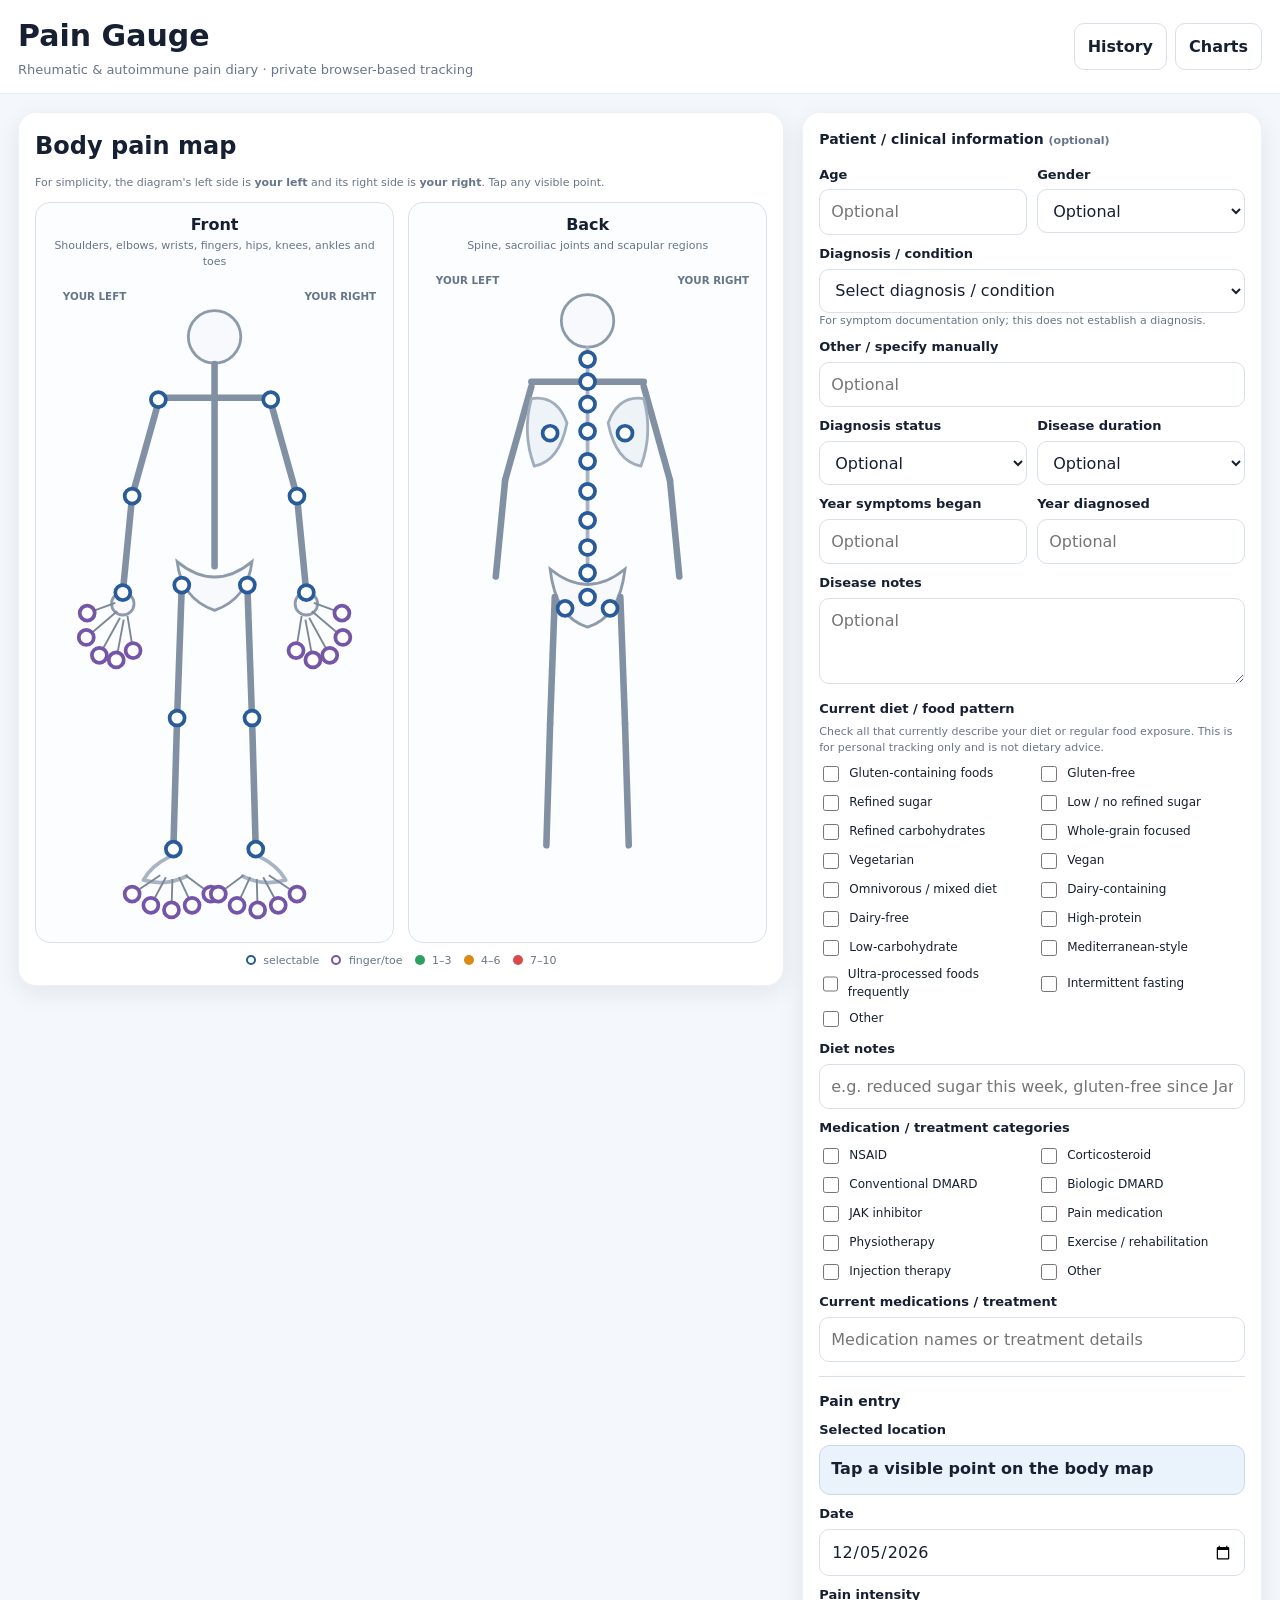
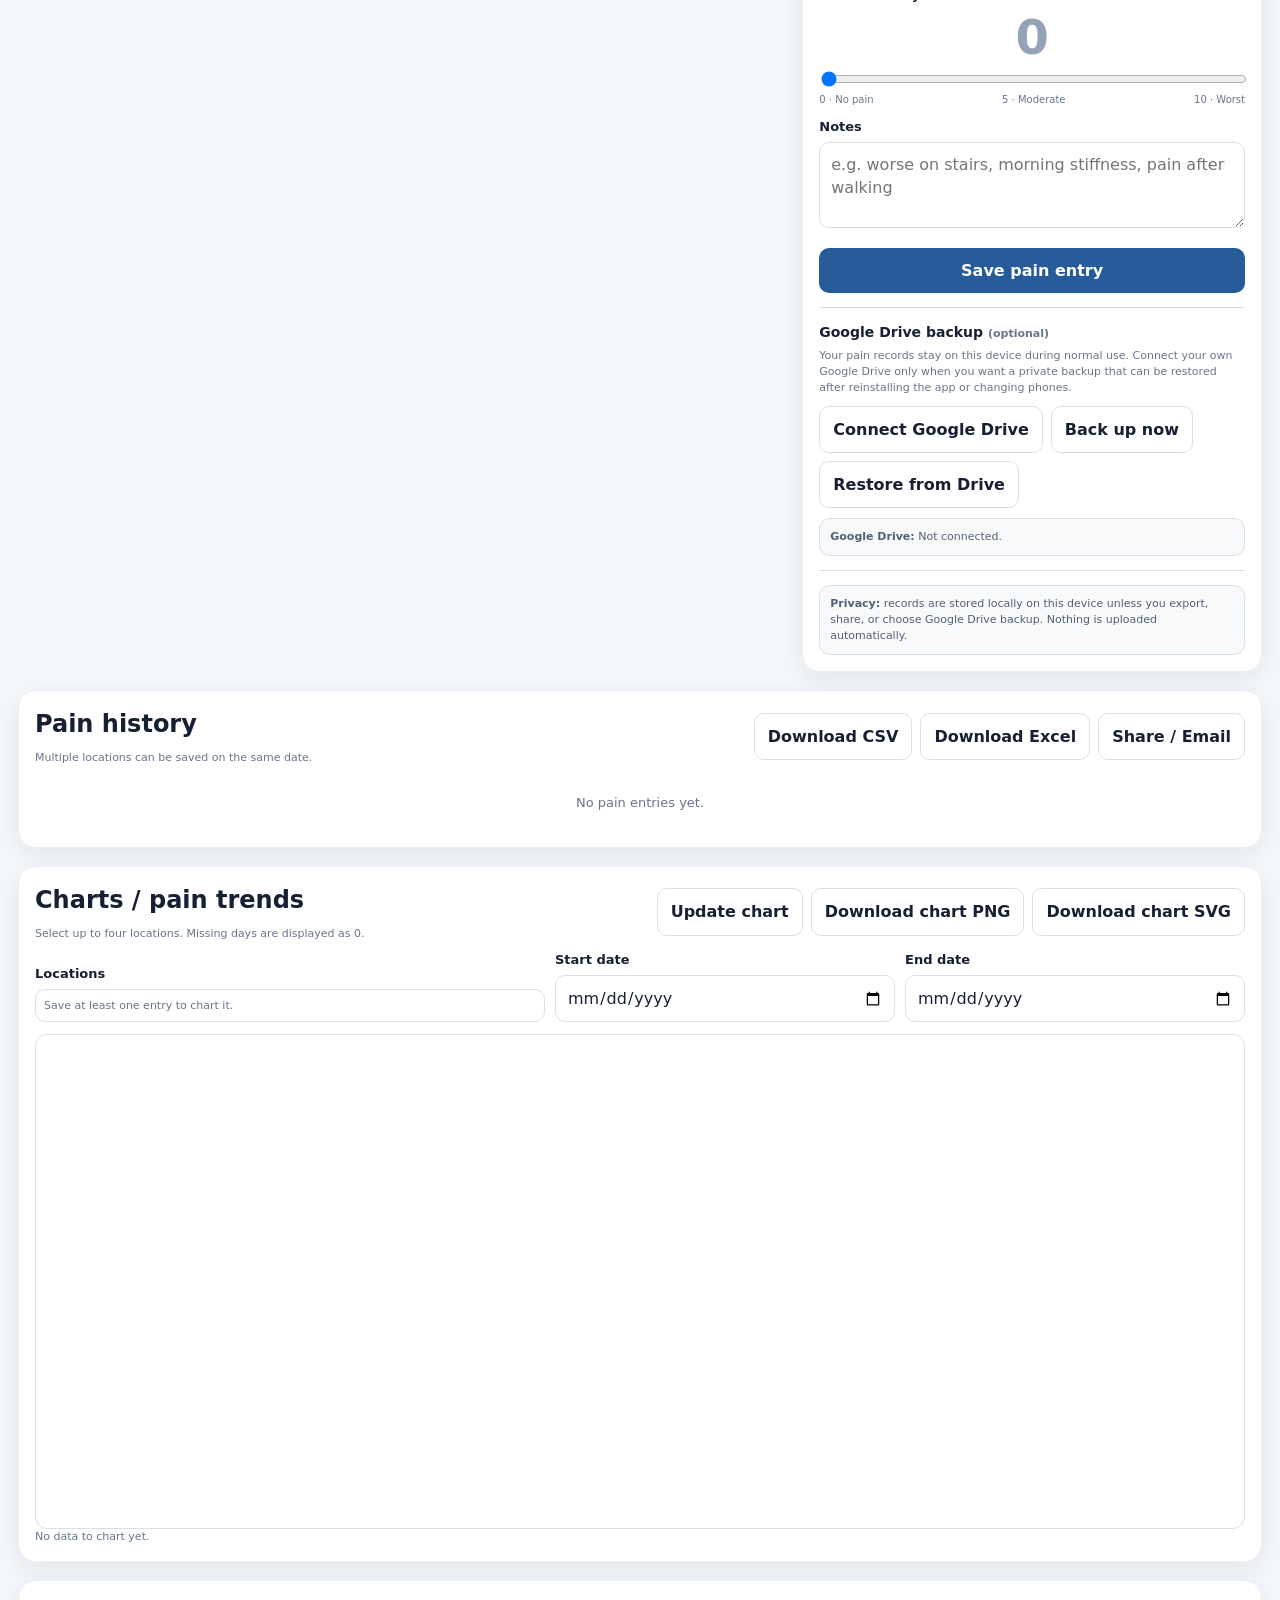
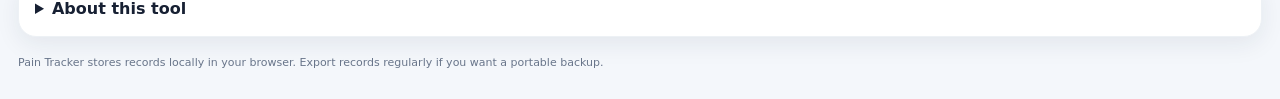
<file: pain-gauge-google-drive.html>
<!DOCTYPE html>
<html lang="en">
<head>
<meta charset="UTF-8">
<meta name="viewport" content="width=device-width, initial-scale=1.0">
<title>Pain Gauge – Rheumatic & Autoimmune Pain Diary</title>

<style>
:root{
  --bg:#f4f7fb;
  --card:#fff;
  --ink:#172033;
  --muted:#68758a;
  --line:#d8e0ea;
  --blue:#285b9a;
  --blue2:#eaf2fb;
  --purple:#7455a8;
  --green:#2f9e62;
  --orange:#d98b17;
  --red:#d94b4b;
  --zero:#94a3b8;
  --shadow:0 7px 24px rgba(20,35,60,.08);
}

*{
  box-sizing:border-box;
}

html{
  scroll-behavior:smooth;
}

body{
  margin:0;
  font-family:Inter,system-ui,-apple-system,"Segoe UI",Arial,sans-serif;
  background:var(--bg);
  color:var(--ink);
  line-height:1.45;
}

button,
input,
select,
textarea{
  font:inherit;
}

button{
  cursor:pointer;
}

header{
  position:sticky;
  top:0;
  z-index:20;
  background:#fff;
  border-bottom:1px solid #e7ecf2;
  padding:14px 18px;
}

.head{
  max-width:1380px;
  margin:auto;
  display:flex;
  justify-content:space-between;
  align-items:center;
  gap:12px;
  flex-wrap:wrap;
}

.brand h1{
  margin:0;
  font-size:clamp(22px,3vw,30px);
}

.brand p{
  margin:3px 0 0;
  color:var(--muted);
  font-size:13px;
}

.actions{
  display:flex;
  gap:8px;
  flex-wrap:wrap;
}

.wrap{
  max-width:1380px;
  margin:auto;
  padding:18px;
}

.layout{
  display:grid;
  grid-template-columns:minmax(0,1.25fr) minmax(330px,.75fr);
  gap:18px;
  align-items:start;
}

.card{
  background:var(--card);
  border:1px solid #edf1f5;
  border-radius:18px;
  padding:16px;
  box-shadow:var(--shadow);
}

.card h2{
  margin:0 0 8px;
}

.small{
  font-size:11px;
  color:var(--muted);
}

.body-grid{
  display:grid;
  grid-template-columns:1fr 1fr;
  gap:14px;
}

.figure{
  border:1px solid var(--line);
  border-radius:15px;
  background:#fbfdff;
  padding:10px;
}

.figure-title{
  text-align:center;
  font-weight:800;
}

.figure-note{
  text-align:center;
  color:var(--muted);
  font-size:11px;
  margin:2px 0 6px;
}

.body-svg{
  width:100%;
  height:auto;
  display:block;
  max-height:680px;
}

.body-line{
  stroke:#8190a3;
  stroke-width:7;
  stroke-linecap:round;
  fill:none;
}

.body-thin{
  stroke:#a8b4c3;
  stroke-width:4;
  stroke-linecap:round;
  stroke-linejoin:round;
  fill:none;
}

.body-shape{
  fill:#f7f9fc;
  stroke:#8d9aaa;
  stroke-width:3;
}

.scapula{
  fill:#eef3f8;
  stroke:#a0adbc;
  stroke-width:3;
}

.side-label{
  fill:#65758a;
  font-size:11px;
  font-weight:800;
}

.point{
  outline:none;
}

.hit{
  fill:transparent;
  stroke:transparent;
  pointer-events:all;
  cursor:pointer;
}

.dot{
  fill:#fff;
  stroke:var(--blue);
  stroke-width:4;
  pointer-events:none;
  transition:.15s;
}

.digit .dot{
  stroke:var(--purple);
}

.leader{
  stroke:#7b8796;
  stroke-width:2;
  pointer-events:none;
}

.point:hover .dot,
.point:focus .dot{
  fill:var(--blue2);
  stroke-width:5;
}

.point.selected .dot{
  fill:#ffd4d4;
  stroke:#8f2525;
  stroke-width:5;
}

.point.p0 .dot{
  fill:#fff;
  stroke:var(--zero);
}

.point.p1 .dot{
  fill:#dff5e8;
  stroke:var(--green);
}

.point.p2 .dot{
  fill:#fff0d1;
  stroke:var(--orange);
}

.point.p3 .dot{
  fill:#ffe1e1;
  stroke:var(--red);
}

.legend{
  display:flex;
  gap:12px;
  flex-wrap:wrap;
  justify-content:center;
  margin-top:10px;
  font-size:11px;
  color:var(--muted);
}

.ld{
  display:inline-block;
  width:10px;
  height:10px;
  border-radius:50%;
  margin-right:4px;
  vertical-align:-1px;
}

.section{
  border-top:1px solid var(--line);
  margin-top:14px;
  padding-top:14px;
}

.section:first-child{
  border-top:0;
  margin-top:0;
  padding-top:0;
}

.section-title{
  font-size:14px;
  font-weight:850;
  margin-bottom:6px;
}

label{
  display:block;
  font-size:13px;
  font-weight:750;
  margin:10px 0 5px;
}

input[type=date],
input[type=number],
input[type=text],
select,
textarea{
  width:100%;
  min-height:44px;
  padding:10px 11px;
  border:1px solid var(--line);
  border-radius:10px;
  background:#fff;
  color:var(--ink);
}

textarea{
  min-height:86px;
  resize:vertical;
}

.two{
  display:grid;
  grid-template-columns:1fr 1fr;
  gap:10px;
}

.selected{
  background:var(--blue2);
  border:1px solid #c9d9ec;
  border-radius:11px;
  padding:11px;
  font-weight:800;
  min-height:50px;
}

.selected-meta{
  font-size:11px;
  color:var(--muted);
  font-weight:500;
  margin-top:3px;
}

.score{
  text-align:center;
  font-size:48px;
  font-weight:900;
  line-height:1;
  margin:8px 0;
  color:var(--zero);
}

input[type=range]{
  width:100%;
}

.range-labels{
  display:flex;
  justify-content:space-between;
  font-size:10px;
  color:var(--muted);
}

.primary,
.secondary,
.tool{
  border:0;
  border-radius:10px;
  padding:11px 13px;
  font-weight:800;
  min-height:44px;
}

.primary{
  width:100%;
  margin-top:14px;
  background:var(--blue);
  color:#fff;
}

.secondary{
  width:100%;
  margin-top:8px;
  background:#e8edf3;
  color:#334155;
}

.tool{
  background:#fff;
  border:1px solid var(--line);
  color:var(--ink);
}

.check-grid{
  display:grid;
  grid-template-columns:1fr 1fr;
  gap:7px 10px;
  margin-top:7px;
}

.check{
  display:flex;
  align-items:center;
  gap:7px;
  font-size:12px;
  font-weight:500;
  margin:0;
}

.check input{
  width:16px;
  height:16px;
}

.privacy{
  background:#f7f9fb;
  border:1px solid var(--line);
  border-radius:11px;
  padding:10px;
  font-size:11px;
  color:#526174;
}

.section-head{
  display:flex;
  justify-content:space-between;
  align-items:center;
  gap:10px;
  flex-wrap:wrap;
}

.history{
  display:grid;
  gap:9px;
  margin-top:10px;
}

.entry{
  border:1px solid var(--line);
  border-left:5px solid var(--blue);
  border-radius:12px;
  padding:12px;
  display:grid;
  grid-template-columns:1fr auto;
  gap:10px;
  background:#fff;
}

.entry h4{
  margin:0 0 3px;
}

.meta{
  font-size:11px;
  color:var(--muted);
}

.note{
  font-size:12px;
  margin-top:5px;
}

.entry-actions{
  display:flex;
  gap:7px;
  margin-top:7px;
}

.entry-actions button{
  border:0;
  background:transparent;
  color:var(--blue);
  font-weight:800;
  padding:2px 4px;
}

.entry-actions .delete{
  color:#b23434;
}

.badge{
  font-size:19px;
  font-weight:900;
}

.empty{
  text-align:center;
  padding:18px;
  color:var(--muted);
  font-size:13px;
}

.chart-controls{
  display:grid;
  grid-template-columns:1.2fr .8fr .8fr;
  gap:10px;
  align-items:end;
}

.loc-list{
  border:1px solid var(--line);
  border-radius:10px;
  padding:8px;
  max-height:150px;
  overflow:auto;
  background:#fff;
}

.loc-list label{
  margin:0 0 5px;
  font-size:12px;
  font-weight:600;
  display:flex;
  align-items:center;
  gap:6px;
}

.chart-box{
  margin-top:12px;
  border:1px solid var(--line);
  border-radius:12px;
  background:#fff;
  padding:8px;
  overflow:hidden;
}

#chart{
  width:100%;
  height:auto;
  display:block;
}

.about{
  margin-top:18px;
}

.about summary{
  font-weight:850;
  cursor:pointer;
}

.about div{
  margin-top:9px;
  color:#4b5a6e;
  font-size:13px;
}

footer{
  max-width:1380px;
  margin:0 auto 28px;
  padding:0 18px;
  color:var(--muted);
  font-size:11px;
}

@media(max-width:980px){
  .layout{
    grid-template-columns:1fr;
  }
}

@media(max-width:700px){
  .wrap{
    padding:10px;
  }

  .body-grid,
  .two,
  .check-grid,
  .chart-controls{
    grid-template-columns:1fr;
  }

  .card{
    padding:12px;
    border-radius:14px;
  }

  header{
    padding:12px;
  }
}
</style>
</head>

<body>

<header>
<div class="head">

<div class="brand">
<h1>Pain Gauge</h1>
<p>Rheumatic & autoimmune pain diary · private browser-based tracking</p>
</div>

<div class="actions">
<button class="tool" id="goHistory">History</button>
<button class="tool" id="goCharts">Charts</button>
</div>

</div>
</header>

<main class="wrap">

<div class="layout">

<section class="card">

<h2>Body pain map</h2>

<p class="small">
For simplicity, the diagram's left side is <b>your left</b>
and its right side is <b>your right</b>.
Tap any visible point.
</p>

<div class="body-grid">

<div class="figure">

<div class="figure-title">Front</div>

<div class="figure-note">
Shoulders, elbows, wrists, fingers, hips, knees, ankles and toes
</div>

<svg
id="frontSvg"
class="body-svg"
viewBox="0 0 360 700"
aria-label="Front pain map"
>

<text x="18" y="26" class="side-label">YOUR LEFT</text>
<text x="276" y="26" class="side-label">YOUR RIGHT</text>

<circle cx="180" cy="65" r="28" class="body-shape"/>

<line
x1="180"
y1="94"
x2="180"
y2="310"
class="body-line"
/>

<line
x1="120"
y1="130"
x2="240"
y2="130"
class="body-line"
/>

<line
x1="120"
y1="135"
x2="92"
y2="235"
class="body-line"
/>

<line
x1="92"
y1="235"
x2="82"
y2="338"
class="body-line"
/>

<line
x1="240"
y1="135"
x2="268"
y2="235"
class="body-line"
/>

<line
x1="268"
y1="235"
x2="278"
y2="338"
class="body-line"
/>

<circle cx="82" cy="350" r="12" class="body-shape"/>
<circle cx="278" cy="350" r="12" class="body-shape"/>

<path
d="M140 305 Q180 338 220 305 Q215 345 180 357 Q145 345 140 305Z"
class="body-shape"
/>

<line
x1="145"
y1="330"
x2="140"
y2="472"
class="body-line"
/>

<line
x1="215"
y1="330"
x2="220"
y2="472"
class="body-line"
/>

<line
x1="140"
y1="472"
x2="136"
y2="612"
class="body-line"
/>

<line
x1="220"
y1="472"
x2="224"
y2="612"
class="body-line"
/>

<path
d="M132 620 Q112 630 104 645 Q128 652 150 641"
class="body-thin"
/>

<path
d="M228 620 Q248 630 256 645 Q232 652 210 641"
class="body-thin"
/>

</svg>

</div>


<div class="figure">

<div class="figure-title">Back</div>

<div class="figure-note">
Spine, sacroiliac joints and scapular regions
</div>

<svg
id="backSvg"
class="body-svg"
viewBox="0 0 360 700"
aria-label="Back pain map"
>

<text x="18" y="26" class="side-label">YOUR LEFT</text>
<text x="276" y="26" class="side-label">YOUR RIGHT</text>

<circle
cx="180"
cy="65"
r="28"
class="body-shape"
/>

<line
x1="180"
y1="94"
x2="180"
y2="365"
class="body-thin"
/>

<line
x1="120"
y1="130"
x2="240"
y2="130"
class="body-line"
/>

<line
x1="120"
y1="135"
x2="92"
y2="235"
class="body-line"
/>

<line
x1="92"
y1="235"
x2="82"
y2="338"
class="body-line"
/>

<line
x1="240"
y1="135"
x2="268"
y2="235"
class="body-line"
/>

<line
x1="268"
y1="235"
x2="278"
y2="338"
class="body-line"
/>

<path
d="M120 148 Q147 144 158 174 Q150 215 123 220 Q110 185 120 148Z"
class="scapula"
/>

<path
d="M240 148 Q213 144 202 174 Q210 215 237 220 Q250 185 240 148Z"
class="scapula"
/>

<path
d="M140 330 Q180 363 220 330 Q214 382 180 392 Q146 382 140 330Z"
class="body-shape"
/>

<line
x1="145"
y1="360"
x2="140"
y2="495"
class="body-line"
/>

<line
x1="215"
y1="360"
x2="220"
y2="495"
class="body-line"
/>

<line
x1="140"
y1="495"
x2="136"
y2="625"
class="body-line"
/>

<line
x1="220"
y1="495"
x2="224"
y2="625"
class="body-line"
/>

</svg>

</div>

</div>


<div class="legend">

<span>
<i class="ld" style="background:#fff;border:2px solid var(--blue)"></i>
selectable
</span>

<span>
<i class="ld" style="background:#fff;border:2px solid var(--purple)"></i>
finger/toe
</span>

<span>
<i class="ld" style="background:var(--green)"></i>
1–3
</span>

<span>
<i class="ld" style="background:var(--orange)"></i>
4–6
</span>

<span>
<i class="ld" style="background:var(--red)"></i>
7–10
</span>

</div>

</section>


<aside class="card" id="formCard">

<div class="section">

<div class="section-title">
Patient / clinical information
<span class="small">(optional)</span>
</div>

<div class="two">

<div>
<label for="age">Age</label>
<input
id="age"
type="number"
min="0"
max="120"
placeholder="Optional"
>
</div>

<div>
<label for="gender">Gender</label>

<select id="gender">
<option value="">Optional</option>
<option>Female</option>
<option>Male</option>
</select>

</div>

</div>


<label for="diagnosis">
Diagnosis / condition
</label>

<select id="diagnosis">

<option value="">
Select diagnosis / condition
</option>

<optgroup label="Spondyloarthritis">

<option>
Axial spondyloarthritis (axSpA)
</option>

<option>
Non-radiographic axial spondyloarthritis (nr-axSpA)
</option>

<option>
Ankylosing spondylitis / radiographic axial SpA
</option>

<option>
Peripheral spondyloarthritis
</option>

<option>
Undifferentiated / unclassified spondyloarthritis
</option>

<option>
Psoriatic arthritis
</option>

<option>
Reactive arthritis
</option>

<option>
Enteropathic / IBD-associated arthritis
</option>

</optgroup>


<optgroup label="Rheumatoid / inflammatory arthritis">

<option>
Rheumatoid arthritis
</option>

<option>
Seronegative rheumatoid arthritis
</option>

<option>
Palindromic rheumatism
</option>

<option>
Juvenile idiopathic arthritis
</option>

<option>
Adult-onset Still's disease
</option>

</optgroup>


<optgroup label="Degenerative">

<option>
Osteoarthritis
</option>

<option>
Post-traumatic arthritis
</option>

<option>
Patellofemoral osteoarthritis / chondromalacia
</option>

<option>
Other degenerative arthritis
</option>

</optgroup>


<optgroup label="Crystal arthritis">

<option>
Gout
</option>

<option>
CPPD / pseudogout
</option>

</optgroup>


<optgroup label="Connective-tissue / autoimmune">

<option>
Systemic lupus erythematosus
</option>

<option>
Sjögren syndrome
</option>

<option>
Systemic sclerosis / scleroderma
</option>

<option>
Mixed connective tissue disease
</option>

<option>
Undifferentiated connective tissue disease
</option>

<option>
Antiphospholipid syndrome
</option>

<option>
Overlap connective tissue disease
</option>

</optgroup>


<optgroup label="Inflammatory myopathy">

<option>
Dermatomyositis
</option>

<option>
Polymyositis
</option>

<option>
Immune-mediated necrotizing myopathy
</option>

<option>
Antisynthetase syndrome
</option>

</optgroup>


<optgroup label="Other rheumatic / autoimmune">

<option>
Polymyalgia rheumatica
</option>

<option>
Behçet disease
</option>

<option>
Vasculitis
</option>

<option>
Sarcoidosis
</option>

<option>
Relapsing polychondritis
</option>

<option>
Other autoimmune disorder
</option>

<option>
Other inflammatory arthritis
</option>

<option>
Under investigation / no confirmed diagnosis
</option>

<option>
Other / specify manually
</option>

</optgroup>

</select>


<div class="small">
For symptom documentation only; this does not establish a diagnosis.
</div>


<label for="otherDiagnosis">
Other / specify manually
</label>

<input
id="otherDiagnosis"
type="text"
placeholder="Optional"
>


<div class="two">

<div>

<label for="diagnosisStatus">
Diagnosis status
</label>

<select id="diagnosisStatus">

<option value="">Optional</option>

<option>
Confirmed
</option>

<option>
Provisional
</option>

<option>
Under evaluation
</option>

<option>
Self-reported
</option>

</select>

</div>


<div>

<label for="duration">
Disease duration
</label>

<select id="duration">

<option value="">Optional</option>

<option>
Less than 6 months
</option>

<option>
6–12 months
</option>

<option>
1–2 years
</option>

<option>
2–5 years
</option>

<option>
5–10 years
</option>

<option>
More than 10 years
</option>

<option>
Unknown
</option>

</select>

</div>

</div>


<div class="two">

<div>

<label for="symptomYear">
Year symptoms began
</label>

<input
id="symptomYear"
type="number"
min="1900"
placeholder="Optional"
>

</div>


<div>

<label for="diagnosisYear">
Year diagnosed
</label>

<input
id="diagnosisYear"
type="number"
min="1900"
placeholder="Optional"
>

</div>

</div>


<label for="diseaseNotes">
Disease notes
</label>

<textarea
id="diseaseNotes"
placeholder="Optional"
></textarea>


<label>
Current diet / food pattern
</label>

<div class="small">
Check all that currently describe your diet or regular food exposure.
This is for personal tracking only and is not dietary advice.
</div>


<div
class="check-grid"
id="dietPatterns"
>

<label class="check">
<input
type="checkbox"
value="Gluten-containing foods"
>
Gluten-containing foods
</label>

<label class="check">
<input
type="checkbox"
value="Gluten-free"
>
Gluten-free
</label>

<label class="check">
<input
type="checkbox"
value="Refined sugar"
>
Refined sugar
</label>

<label class="check">
<input
type="checkbox"
value="Low / no refined sugar"
>
Low / no refined sugar
</label>

<label class="check">
<input
type="checkbox"
value="Refined carbohydrates"
>
Refined carbohydrates
</label>

<label class="check">
<input
type="checkbox"
value="Whole-grain focused"
>
Whole-grain focused
</label>

<label class="check">
<input
type="checkbox"
value="Vegetarian"
>
Vegetarian
</label>

<label class="check">
<input
type="checkbox"
value="Vegan"
>
Vegan
</label>

<label class="check">
<input
type="checkbox"
value="Omnivorous / mixed diet"
>
Omnivorous / mixed diet
</label>

<label class="check">
<input
type="checkbox"
value="Dairy-containing"
>
Dairy-containing
</label>

<label class="check">
<input
type="checkbox"
value="Dairy-free"
>
Dairy-free
</label>

<label class="check">
<input
type="checkbox"
value="High-protein"
>
High-protein
</label>

<label class="check">
<input
type="checkbox"
value="Low-carbohydrate"
>
Low-carbohydrate
</label>

<label class="check">
<input
type="checkbox"
value="Mediterranean-style"
>
Mediterranean-style
</label>

<label class="check">
<input
type="checkbox"
value="Ultra-processed foods frequently"
>
Ultra-processed foods frequently
</label>

<label class="check">
<input
type="checkbox"
value="Intermittent fasting"
>
Intermittent fasting
</label>

<label class="check">
<input
type="checkbox"
value="Other"
>
Other
</label>

</div>


<label for="dietNotes">
Diet notes
</label>

<input
id="dietNotes"
type="text"
placeholder="e.g. reduced sugar this week, gluten-free since January"
>


<label>
Medication / treatment categories
</label>


<div
class="check-grid"
id="medCats"
>

<label class="check">
<input type="checkbox" value="NSAID">
NSAID
</label>

<label class="check">
<input type="checkbox" value="Corticosteroid">
Corticosteroid
</label>

<label class="check">
<input type="checkbox" value="Conventional DMARD">
Conventional DMARD
</label>

<label class="check">
<input type="checkbox" value="Biologic DMARD">
Biologic DMARD
</label>

<label class="check">
<input type="checkbox" value="JAK inhibitor">
JAK inhibitor
</label>

<label class="check">
<input type="checkbox" value="Pain medication">
Pain medication
</label>

<label class="check">
<input type="checkbox" value="Physiotherapy">
Physiotherapy
</label>

<label class="check">
<input type="checkbox" value="Exercise / rehabilitation">
Exercise / rehabilitation
</label>

<label class="check">
<input type="checkbox" value="Injection therapy">
Injection therapy
</label>

<label class="check">
<input type="checkbox" value="Other">
Other
</label>

</div>


<label for="medText">
Current medications / treatment
</label>

<input
id="medText"
type="text"
placeholder="Medication names or treatment details"
>

</div>


<div class="section">

<div class="section-title">
Pain entry
</div>


<label>
Selected location
</label>


<div
class="selected"
id="selectedBox"
>

Tap a visible point on the body map

<div
class="selected-meta"
id="selectedMeta"
></div>

</div>


<label for="entryDate">
Date
</label>

<input
id="entryDate"
type="date"
>


<label for="painSlider">
Pain intensity
</label>


<div
class="score"
id="score"
>
0
</div>


<input
id="painSlider"
type="range"
min="0"
max="10"
step="1"
value="0"
>


<div class="range-labels">

<span>
0 · No pain
</span>

<span>
5 · Moderate
</span>

<span>
10 · Worst
</span>

</div>


<label for="painNotes">
Notes
</label>

<textarea
id="painNotes"
placeholder="e.g. worse on stairs, morning stiffness, pain after walking"
></textarea>


<button
class="primary"
id="saveBtn"
>
Save pain entry
</button>


<button
class="secondary"
id="cancelBtn"
hidden
>
Cancel edit
</button>

</div>


<div class="section" id="driveSection">

<div class="section-title">Google Drive backup <span class="small">(optional)</span></div>

<div class="small">
Your pain records stay on this device during normal use. Connect your own Google Drive only when you want a private backup that can be restored after reinstalling the app or changing phones.
</div>

<div class="actions" style="margin-top:10px">
<button class="tool" id="driveConnectBtn">Connect Google Drive</button>
<button class="tool" id="driveBackupBtn" disabled>Back up now</button>
<button class="tool" id="driveRestoreBtn" disabled>Restore from Drive</button>
</div>

<div class="privacy" id="driveStatus" style="margin-top:10px">
<b>Google Drive:</b> Not connected.
</div>

</div>

<div class="section">

<div class="privacy">

<b>Privacy:</b>

records are stored locally on this device unless you export, share, or choose Google Drive backup.

Nothing is uploaded automatically.

</div>

</div>

</aside>

</div>


<section
class="card"
id="historySection"
style="margin-top:18px"
>

<div class="section-head">

<div>

<h2>
Pain history
</h2>

<div class="small">
Multiple locations can be saved on the same date.
</div>

</div>


<div class="actions">

<button
class="tool"
id="csvBtn"
>
Download CSV
</button>

<button
class="tool"
id="xlsxBtn"
>
Download Excel
</button>

<button
class="tool"
id="shareBtn"
>
Share / Email
</button>

</div>

</div>


<div
id="history"
class="history"
></div>

</section>


<section
class="card"
id="chartSection"
style="margin-top:18px"
>

<div class="section-head">

<div>

<h2>
Charts / pain trends
</h2>

<div class="small">
Select up to four locations. Missing days are displayed as 0.
</div>

</div>


<div class="actions">

<button
class="tool"
id="updateChart"
>
Update chart
</button>

<button
class="tool"
id="chartPngBtn"
>
Download chart PNG
</button>

<button
class="tool"
id="chartSvgBtn"
>
Download chart SVG
</button>

</div>

</div>


<div class="chart-controls">

<div>

<label>
Locations
</label>

<div
id="chartLocations"
class="loc-list"
></div>

</div>


<div>

<label for="chartStart">
Start date
</label>

<input
id="chartStart"
type="date"
>

</div>


<div>

<label for="chartEnd">
End date
</label>

<input
id="chartEnd"
type="date"
>

</div>

</div>


<div class="chart-box">

<svg
id="chart"
viewBox="0 0 900 360"
aria-label="Pain trend chart"
></svg>

</div>


<div
id="chartMsg"
class="small"
></div>

</section>


<details class="card about">

<summary>
About this tool
</summary>

<div>

  <p>
    This pain-tracking tool was developed by
    <b>Dr. Zainab Khan</b>, who holds a PhD in Geography and whose
    research spans environmental monitoring, climate change, spatial analysis,
    and geospatial research.
  </p>

  <p>
    Beyond her academic research, she has a strong interest in science, coding,
    problem-solving, and developing practical digital tools. This scientific
    and problem-solving mindset, together with her own experience of living
    with long-term musculoskeletal and inflammatory pain, inspired her to
    develop this tool. It is designed to help people living with autoimmune,
    inflammatory, and arthritic conditions document where pain occurs, monitor
    changes over time, and maintain a structured record that can be exported
    or shared when needed.
  </p>

  <p>
    The tool is intended to support personal symptom documentation and
    communication. It is not intended to diagnose disease or replace
    professional medical advice.
  </p>

</div>

</details>

</main>


<footer>
Pain Tracker stores records locally in your browser.
Export records regularly if you want a portable backup.
</footer>


<script>

/* =========================================================
   PAIN POINT DEFINITIONS
   ========================================================= */

const POINTS = [

{
id:'left_shoulder',
label:'Left shoulder',
region:'Shoulder',
side:'Left',
view:'Front',
x:120,
y:132
},

{
id:'right_shoulder',
label:'Right shoulder',
region:'Shoulder',
side:'Right',
view:'Front',
x:240,
y:132
},

{
id:'left_elbow',
label:'Left elbow',
region:'Elbow',
side:'Left',
view:'Front',
x:92,
y:235
},

{
id:'right_elbow',
label:'Right elbow',
region:'Elbow',
side:'Right',
view:'Front',
x:268,
y:235
},

{
id:'left_wrist',
label:'Left wrist',
region:'Wrist',
side:'Left',
view:'Front',
x:82,
y:338
},

{
id:'right_wrist',
label:'Right wrist',
region:'Wrist',
side:'Right',
view:'Front',
x:278,
y:338
},

{
id:'left_hip',
label:'Left hip joint',
region:'Hip',
side:'Left',
view:'Front',
x:145,
y:330
},

{
id:'right_hip',
label:'Right hip joint',
region:'Hip',
side:'Right',
view:'Front',
x:215,
y:330
},

{
id:'left_knee',
label:'Left knee',
region:'Knee',
side:'Left',
view:'Front',
x:140,
y:472
},

{
id:'right_knee',
label:'Right knee',
region:'Knee',
side:'Right',
view:'Front',
x:220,
y:472
},

{
id:'left_ankle',
label:'Left ankle',
region:'Ankle',
side:'Left',
view:'Front',
x:136,
y:612
},

{
id:'right_ankle',
label:'Right ankle',
region:'Ankle',
side:'Right',
view:'Front',
x:224,
y:612
},


/* LEFT HAND */

{
id:'left_thumb',
label:'Left thumb',
region:'Finger',
side:'Left',
view:'Front',
x:44,
y:360,
ax:74,
ay:349,
digit:1
},

{
id:'left_index',
label:'Left index finger',
region:'Finger',
side:'Left',
view:'Front',
x:43,
y:386,
ax:76,
ay:358,
digit:1
},

{
id:'left_middle',
label:'Left middle finger',
region:'Finger',
side:'Left',
view:'Front',
x:57,
y:405,
ax:79,
ay:365,
digit:1
},

{
id:'left_ring',
label:'Left ring finger',
region:'Finger',
side:'Left',
view:'Front',
x:75,
y:410,
ax:83,
ay:367,
digit:1
},

{
id:'left_little',
label:'Left little finger',
region:'Finger',
side:'Left',
view:'Front',
x:93,
y:400,
ax:87,
ay:363,
digit:1
},


/* RIGHT HAND */

{
id:'right_thumb',
label:'Right thumb',
region:'Finger',
side:'Right',
view:'Front',
x:316,
y:360,
ax:286,
ay:349,
digit:1
},

{
id:'right_index',
label:'Right index finger',
region:'Finger',
side:'Right',
view:'Front',
x:317,
y:386,
ax:284,
ay:358,
digit:1
},

{
id:'right_middle',
label:'Right middle finger',
region:'Finger',
side:'Right',
view:'Front',
x:303,
y:405,
ax:281,
ay:365,
digit:1
},

{
id:'right_ring',
label:'Right ring finger',
region:'Finger',
side:'Right',
view:'Front',
x:285,
y:410,
ax:277,
ay:367,
digit:1
},

{
id:'right_little',
label:'Right little finger',
region:'Finger',
side:'Right',
view:'Front',
x:267,
y:400,
ax:273,
ay:363,
digit:1
},


/* LEFT TOES */

{
id:'left_great_toe',
label:'Left great toe',
region:'Toe',
side:'Left',
view:'Front',
x:92,
y:660,
ax:122,
ay:640,
digit:1
},

{
id:'left_second_toe',
label:'Left second toe',
region:'Toe',
side:'Left',
view:'Front',
x:112,
y:672,
ax:128,
ay:642,
digit:1
},

{
id:'left_third_toe',
label:'Left third toe',
region:'Toe',
side:'Left',
view:'Front',
x:134,
y:677,
ax:135,
ay:644,
digit:1
},

{
id:'left_fourth_toe',
label:'Left fourth toe',
region:'Toe',
side:'Left',
view:'Front',
x:156,
y:672,
ax:142,
ay:642,
digit:1
},

{
id:'left_little_toe',
label:'Left little toe',
region:'Toe',
side:'Left',
view:'Front',
x:176,
y:660,
ax:149,
ay:640,
digit:1
},


/* RIGHT TOES */

{
id:'right_great_toe',
label:'Right great toe',
region:'Toe',
side:'Right',
view:'Front',
x:268,
y:660,
ax:238,
ay:640,
digit:1
},

{
id:'right_second_toe',
label:'Right second toe',
region:'Toe',
side:'Right',
view:'Front',
x:248,
y:672,
ax:232,
ay:642,
digit:1
},

{
id:'right_third_toe',
label:'Right third toe',
region:'Toe',
side:'Right',
view:'Front',
x:226,
y:677,
ax:225,
ay:644,
digit:1
},

{
id:'right_fourth_toe',
label:'Right fourth toe',
region:'Toe',
side:'Right',
view:'Front',
x:204,
y:672,
ax:218,
ay:642,
digit:1
},

{
id:'right_little_toe',
label:'Right little toe',
region:'Toe',
side:'Right',
view:'Front',
x:184,
y:660,
ax:211,
ay:640,
digit:1
},


/* SCAPULAE */

{
id:'left_scapula',
label:'Left scapular / shoulder-blade region',
region:'Scapula',
side:'Left',
view:'Back',
x:140,
y:185
},

{
id:'right_scapula',
label:'Right scapular / shoulder-blade region',
region:'Scapula',
side:'Right',
view:'Back',
x:220,
y:185
},


/* SPINE */

{
id:'spine_upper_cervical',
label:'Upper cervical spine',
region:'Spine',
side:'Midline',
view:'Back',
x:180,
y:106
},

{
id:'spine_lower_cervical',
label:'Lower cervical spine',
region:'Spine',
side:'Midline',
view:'Back',
x:180,
y:130
},

{
id:'spine_cervicothoracic',
label:'Cervicothoracic junction',
region:'Spine',
side:'Midline',
view:'Back',
x:180,
y:154
},

{
id:'spine_upper_thoracic',
label:'Upper thoracic spine',
region:'Spine',
side:'Midline',
view:'Back',
x:180,
y:183
},

{
id:'spine_mid_thoracic',
label:'Mid thoracic spine',
region:'Spine',
side:'Midline',
view:'Back',
x:180,
y:215
},

{
id:'spine_lower_thoracic',
label:'Lower thoracic spine',
region:'Spine',
side:'Midline',
view:'Back',
x:180,
y:247
},

{
id:'spine_thoracolumbar',
label:'Thoracolumbar junction',
region:'Spine',
side:'Midline',
view:'Back',
x:180,
y:278
},

{
id:'spine_upper_lumbar',
label:'Upper lumbar spine',
region:'Spine',
side:'Midline',
view:'Back',
x:180,
y:307
},

{
id:'spine_lower_lumbar',
label:'Lower lumbar spine',
region:'Spine',
side:'Midline',
view:'Back',
x:180,
y:334
},

{
id:'spine_lumbosacral',
label:'Lumbosacral region',
region:'Spine',
side:'Midline',
view:'Back',
x:180,
y:360
},


/* SACROILIAC JOINTS */

{
id:'left_si_joint',
label:'Left sacroiliac joint',
region:'Sacroiliac joint',
side:'Left',
view:'Back',
x:156,
y:372
},

{
id:'right_si_joint',
label:'Right sacroiliac joint',
region:'Sacroiliac joint',
side:'Right',
view:'Back',
x:204,
y:372
}

];


/* =========================================================
   DRAW BODY-MAP POINTS
   ========================================================= */

const NS =
'http://www.w3.org/2000/svg';

const $ =
id =>
document.getElementById(id);

const frontSvg =
$('frontSvg');

const backSvg =
$('backSvg');


function svg(
name,
attrs={},
text=''
){

const element =
document.createElementNS(
NS,
name
);

Object.entries(
attrs
)
.forEach(
([key,value]) => {

element.setAttribute(
key,
value
);

}
);

if(
text
){

element.textContent =
text;

}

return element;

}


function drawPoints(){

POINTS.forEach(
p => {

const root =
p.view === 'Front'
?
frontSvg
:
backSvg;


const group =
svg(
'g',
{
class:
'point' +
(
p.digit
?
' digit'
:
''
),

tabindex:'0',

role:'button',

'data-id':
p.id,

'aria-label':
p.label
}
);


if(
p.ax != null
){

group.appendChild(
svg(
'line',
{
class:'leader',
x1:p.ax,
y1:p.ay,
x2:p.x,
y2:p.y
}
)
);

}


group.appendChild(
svg(
'circle',
{
class:'hit',
cx:p.x,
cy:p.y,
r:18
}
)
);


group.appendChild(
svg(
'circle',
{
class:'dot',
cx:p.x,
cy:p.y,
r:8
}
)
);


group.appendChild(
svg(
'title',
{},
p.label
)
);


group.addEventListener(
'click',
() =>
selectPoint(
p.id
)
);


group.addEventListener(
'keydown',
event => {

if(
event.key === 'Enter'
||
event.key === ' '
){

event.preventDefault();

selectPoint(
p.id
);

}

}
);


root.appendChild(
group
);

}
);

}


drawPoints();


/* =========================================================
   STORAGE
   ========================================================= */

const STORE =
'painTrackerEntriesV3';

const PROFILE =
'painTrackerProfileV3';

let selectedId =
null;

let editingId =
null;

let memory =
[];


function today(){

const d =
new Date();

return `${d.getFullYear()}-${String(d.getMonth()+1).padStart(2,'0')}-${String(d.getDate()).padStart(2,'0')}`;

}


$('entryDate').value =
today();

$('entryDate').max =
today();

$('symptomYear').max =
new Date().getFullYear();

$('diagnosisYear').max =
new Date().getFullYear();


function entries(){

try{

const raw =
localStorage.getItem(
STORE
);

return raw
?
JSON.parse(
raw
)
:
memory;

}
catch{

return memory;

}

}


function saveEntries(
array
){

memory =
array;

try{

localStorage.setItem(
STORE,
JSON.stringify(
array
)
);

}
catch{}

}


/* =========================================================
   PROFILE / DIET / MEDICATION
   ========================================================= */

function checkedValues(
selector
){

return [
...document.querySelectorAll(
selector +
' input:checked'
)
]
.map(
item =>
item.value
);

}


function setChecks(
selector,
values=[]
){

const selected =
new Set(
values
);

document
.querySelectorAll(
selector +
' input'
)
.forEach(
item => {

item.checked =
selected.has(
item.value
);

}
);

}


function getProfile(){

let age =
$('age').value.trim();

age =
age === ''
?
''
:
Math.max(
0,
Math.min(
120,
Number(
age
)
)
);


return{

patientAge:
age,

gender:
$('gender').value,

diagnosis:
$('diagnosis').value,

otherDiagnosis:
$('otherDiagnosis').value.trim(),

diagnosisStatus:
$('diagnosisStatus').value,

diseaseDuration:
$('duration').value,

symptomYear:
$('symptomYear').value.trim(),

diagnosisYear:
$('diagnosisYear').value.trim(),

diseaseNotes:
$('diseaseNotes').value.trim(),

dietPatterns:
checkedValues(
'#dietPatterns'
),

dietNotes:
$('dietNotes').value.trim(),

medicationCategories:
checkedValues(
'#medCats'
),

medication:
$('medText').value.trim()

};

}


function setProfile(
profile={}
){

$('age').value =
profile.patientAge
??
'';

$('gender').value =
profile.gender
||
'';

$('diagnosis').value =
profile.diagnosis
||
'';

$('otherDiagnosis').value =
profile.otherDiagnosis
||
'';

$('diagnosisStatus').value =
profile.diagnosisStatus
||
'';

$('duration').value =
profile.diseaseDuration
||
'';

$('symptomYear').value =
profile.symptomYear
||
'';

$('diagnosisYear').value =
profile.diagnosisYear
||
'';

$('diseaseNotes').value =
profile.diseaseNotes
||
'';

setChecks(
'#dietPatterns',
profile.dietPatterns
||
[]
);

$('dietNotes').value =
profile.dietNotes
||
'';

setChecks(
'#medCats',
profile.medicationCategories
||
[]
);

$('medText').value =
profile.medication
||
'';

}


try{

const savedProfile =
JSON.parse(
localStorage.getItem(
PROFILE
)
||
'null'
);

if(
savedProfile
){

setProfile(
savedProfile
);

}

}
catch{}


/* =========================================================
   BODY SELECTION / COLOURS
   ========================================================= */

function point(
id
){

return POINTS.find(
p =>
p.id === id
);

}


function pointNode(
id
){

return document.querySelector(
`.point[data-id="${CSS.escape(id)}"]`
);

}


function selectPoint(
id
){

selectedId =
id;


document
.querySelectorAll(
'.point'
)
.forEach(
item =>
item.classList.remove(
'selected'
)
);


const data =
point(
id
);

const element =
pointNode(
id
);


if(
element
){

element.classList.add(
'selected'
);

}


$('selectedBox').childNodes[0].nodeValue =
data.label;


$('selectedMeta').textContent =
`${data.view} • ${data.side} • ${data.region}`;

}


function scoreClass(
value
){

if(
value === 0
){

return 'p0';

}

if(
value <= 3
){

return 'p1';

}

if(
value <= 6
){

return 'p2';

}

return 'p3';

}


function colour(
value
){

if(
value === 0
){

return 'var(--zero)';

}

if(
value <= 3
){

return 'var(--green)';

}

if(
value <= 6
){

return 'var(--orange)';

}

return 'var(--red)';

}


function refreshPoints(){

document
.querySelectorAll(
'.point'
)
.forEach(
item => {

item.classList.remove(
'p0',
'p1',
'p2',
'p3'
);

}
);


const map =
new Map();


entries()
.filter(
entry =>
entry.date ===
$('entryDate').value
)
.forEach(
entry => {

const value =
Number(
entry.painScore
);

const previous =
map.get(
entry.anatomicalId
);


if(
previous == null
||
value > previous
){

map.set(
entry.anatomicalId,
value
);

}

}
);


map.forEach(
(value,id) => {

const element =
pointNode(
id
);

if(
element
){

element.classList.add(
scoreClass(
value
)
);

}

}
);


if(
selectedId
){

const element =
pointNode(
selectedId
);

if(
element
){

element.classList.add(
'selected'
);

}

}

}


$('entryDate')
.addEventListener(
'change',
refreshPoints
);


/* =========================================================
   PAIN SLIDER
   ========================================================= */

function updateScore(){

const value =
Number(
$('painSlider').value
);

$('score').textContent =
value;

$('score').style.color =
colour(
value
);

}


$('painSlider')
.addEventListener(
'input',
updateScore
);

updateScore();


/* =========================================================
   SAVE / EDIT / DELETE
   ========================================================= */

function makeId(){

return (
window.crypto
&&
crypto.randomUUID
)
?
crypto.randomUUID()
:
Date.now()
+
'-'
+
Math.random()
.toString(
36
)
.slice(
2
);

}


function resetForm(){

selectedId =
null;

editingId =
null;


document
.querySelectorAll(
'.point'
)
.forEach(
item =>
item.classList.remove(
'selected'
)
);


$('selectedBox').childNodes[0].nodeValue =
'Tap a visible point on the body map';


$('selectedMeta').textContent =
'';


$('entryDate').value =
today();


$('painSlider').value =
0;


$('painNotes').value =
'';


$('saveBtn').textContent =
'Save pain entry';


$('cancelBtn').hidden =
true;


updateScore();

refreshPoints();

}


function saveEntry(){

if(
!selectedId
){

alert(
'Please select a pain location first.'
);

return;

}


if(
!$('entryDate').value
){

alert(
'Please select a date.'
);

return;

}


if(
$('entryDate').value > today()
){

alert(
'Future dates are not allowed.'
);

return;

}


const selectedPoint =
point(
selectedId
);


const profile =
getProfile();


try{

localStorage.setItem(
PROFILE,
JSON.stringify(
profile
)
);

}
catch{}


const now =
new Date()
.toISOString();


const record = {

date:
$('entryDate').value,

...profile,

anatomicalId:
selectedPoint.id,

anatomicalLocation:
selectedPoint.label,

bodySide:
selectedPoint.side,

bodyView:
selectedPoint.view,

region:
selectedPoint.region,

painScore:
Number(
$('painSlider').value
),

notes:
$('painNotes').value.trim()

};


let allEntries =
entries();


if(
editingId
){

allEntries =
allEntries.map(
entry =>
entry.id === editingId
?
{
...entry,
...record,
updatedAt:now
}
:
entry
);

}
else{

allEntries.push(
{

id:
makeId(),

...record,

createdAt:
now,

updatedAt:
now

}
);

}


saveEntries(
allEntries
);


resetForm();

renderHistory();

buildChartLocations();

initChartDates();

renderChart();

}


$('saveBtn').onclick =
saveEntry;


$('cancelBtn').onclick =
resetForm;


function editEntry(
id
){

const entry =
entries().find(
item =>
item.id === id
);


if(
!entry
){

return;

}


editingId =
id;


setProfile(
entry
);


$('entryDate').value =
entry.date;


$('painSlider').value =
entry.painScore;


$('painNotes').value =
entry.notes
||
'';


selectPoint(
entry.anatomicalId
);


$('saveBtn').textContent =
'Update pain entry';


$('cancelBtn').hidden =
false;


updateScore();

refreshPoints();


$('formCard').scrollIntoView(
{
behavior:'smooth'
}
);

}


function deleteEntry(
id
){

if(
!confirm(
'Delete this pain entry?'
)
){

return;

}


saveEntries(
entries().filter(
entry =>
entry.id !== id
)
);


renderHistory();

refreshPoints();

buildChartLocations();

initChartDates();

renderChart();

}


/* =========================================================
   HISTORY
   ========================================================= */

function esc(
value
){

const div =
document.createElement(
'div'
);

div.textContent =
String(
value
??
''
);

return div.innerHTML;

}


function renderHistory(){

const allEntries =
[
...entries()
]
.sort(
(a,b) =>
b.date.localeCompare(
a.date
)
||
String(
b.createdAt
)
.localeCompare(
String(
a.createdAt
)
)
);


const container =
$('history');


if(
!allEntries.length
){

container.innerHTML =
'<div class="empty">No pain entries yet.</div>';

return;

}


container.innerHTML =
allEntries.map(
entry => {

const diagnosis =
entry.otherDiagnosis
||
entry.diagnosis
||
'';


const diet =
(
entry.dietPatterns
||
[]
)
.join(
', '
);


return `

<article
class="entry"
style="border-left-color:${colour(Number(entry.painScore))}"
>

<div>

<h4>
${esc(entry.anatomicalLocation)}
</h4>

<div class="meta">

${esc(entry.date)}

•

${esc(entry.bodySide)}

•

${esc(entry.bodyView)}

${diagnosis
?
' • ' + esc(diagnosis)
:
''
}

</div>

${diet
?
`<div class="meta">Diet: ${esc(diet)}</div>`
:
''
}

${entry.notes
?
`<div class="note">${esc(entry.notes)}</div>`
:
''
}

<div class="entry-actions">

<button
data-edit="${entry.id}"
>
Edit
</button>

<button
class="delete"
data-del="${entry.id}"
>
Delete
</button>

</div>

</div>

<div
class="badge"
style="color:${colour(Number(entry.painScore))}"
>

${entry.painScore}/10

</div>

</article>

`;

}
)
.join(
''
);


container
.querySelectorAll(
'[data-edit]'
)
.forEach(
button => {

button.onclick =
() =>
editEntry(
button.dataset.edit
);

}
);


container
.querySelectorAll(
'[data-del]'
)
.forEach(
button => {

button.onclick =
() =>
deleteEntry(
button.dataset.del
);

}
);

}


/* =========================================================
   EXPORT DATA
   ========================================================= */

const exportColumns = [

['Date','date'],

['Age','patientAge'],

['Gender','gender'],

['Diagnosis','diagnosis'],

['Other diagnosis','otherDiagnosis'],

['Diagnosis status','diagnosisStatus'],

['Disease duration','diseaseDuration'],

['Year symptoms began','symptomYear'],

['Year diagnosed','diagnosisYear'],

['Disease notes','diseaseNotes'],

['Diet patterns / food exposure','dietPatterns'],

['Diet notes','dietNotes'],

['Medication categories','medicationCategories'],

['Medication / treatment','medication'],

['Body view','bodyView'],

['Body side','bodySide'],

['Region','region'],

['Anatomical ID','anatomicalId'],

['Anatomical location','anatomicalLocation'],

['Pain score','painScore'],

['Notes','notes'],

['Created at','createdAt'],

['Updated at','updatedAt']

];


function csvCell(
value
){

if(
Array.isArray(
value
)
){

value =
value.join(
'; '
);

}


return `"${String(value ?? '').replace(/"/g,'""')}"`;

}


function buildCSV(){

const rows = [

exportColumns.map(
column =>
column[0]
),

...entries().map(
entry =>
exportColumns.map(
column =>
entry[
column[1]
]
??
''
)
)

];


return '\uFEFF'
+
rows
.map(
row =>
row
.map(
csvCell
)
.join(
','
)
)
.join(
'\n'
);

}


function download(
blob,
filename
){

const url =
URL.createObjectURL(
blob
);


const anchor =
document.createElement(
'a'
);


anchor.href =
url;

anchor.download =
filename;


document.body.appendChild(
anchor
);


anchor.click();

anchor.remove();


setTimeout(
() =>
URL.revokeObjectURL(
url
),
1000
);

}


/* CSV */

$('csvBtn').onclick =
() => {

if(
!entries().length
){

alert(
'There is no data to export.'
);

return;

}


download(

new Blob(
[
buildCSV()
],
{
type:'text/csv;charset=utf-8'
}
),

'pain-tracker-data.csv'

);

};


/* =========================================================
   EXCEL
   ========================================================= */

function loadXlsx(){

return new Promise(
(
resolve,
reject
) => {

if(
window.XLSX
){

resolve(
window.XLSX
);

return;

}


const script =
document.createElement(
'script'
);


script.src =
'https://cdn.jsdelivr.net/npm/xlsx@0.18.5/dist/xlsx.full.min.js';


script.onload =
() =>
resolve(
window.XLSX
);


script.onerror =
reject;


document.head.appendChild(
script
);

}
);

}


$('xlsxBtn').onclick =
async() => {

const allEntries =
entries();


if(
!allEntries.length
){

alert(
'There is no data to export.'
);

return;

}


try{

const XLSX =
await loadXlsx();


const data =
allEntries.map(
entry =>
Object.fromEntries(
exportColumns.map(
([title,key]) => [

title,

Array.isArray(
entry[key]
)
?
entry[key].join(
'; '
)
:
(
entry[key]
??
''
)

]
)
)
);


const worksheet =
XLSX.utils.json_to_sheet(
data
);


const workbook =
XLSX.utils.book_new();


XLSX.utils.book_append_sheet(
workbook,
worksheet,
'Pain History'
);


XLSX.writeFile(
workbook,
'pain-tracker-data.xlsx'
);


}
catch{

alert(
'Excel export could not load. CSV export is still available.'
);

}

};


/* =========================================================
   SHARE / EMAIL
   ========================================================= */

$('shareBtn').onclick =
async() => {

if(
!entries().length
){

alert(
'There is no data to share.'
);

return;

}


const blob =
new Blob(
[
buildCSV()
],
{
type:'text/csv;charset=utf-8'
}
);


const file =
new File(
[
blob
],
'pain-tracker-data.csv',
{
type:'text/csv'
}
);


try{

if(
navigator.share
&&
navigator.canShare
&&
navigator.canShare(
{
files:[
file
]
}
)
){

await navigator.share(
{

title:
'Pain Tracker data',

text:
'Pain Tracker symptom record',

files:[
file
]

}
);

}
else{

download(
blob,
'pain-tracker-data.csv'
);


alert(
'File sharing is not supported here. The CSV was downloaded; attach it manually to your email.'
);

}

}
catch(
error
){

if(
error.name !==
'AbortError'
){

download(
blob,
'pain-tracker-data.csv'
);


alert(
'Share sheet could not open. CSV downloaded instead.'
);

}

}

};


/* =========================================================
   CHARTING
   ========================================================= */

const seriesColours = [

'#285b9a',

'#2f9e62',

'#d98b17',

'#7455a8'

];


function dateRange(
start,
end
){

const first =
new Date(
start +
'T00:00:00Z'
);

const last =
new Date(
end +
'T00:00:00Z'
);


const dates =
[];


if(
isNaN(
first
)
||
isNaN(
last
)
||
first > last
){

return dates;

}


for(
let date = first;
date <= last;
date =
new Date(
date.getTime()
+
86400000
)
){

dates.push(
date.toISOString()
.slice(
0,
10
)
);


if(
dates.length > 3700
){

break;

}

}


return dates;

}


function buildChartLocations(){

const container =
$('chartLocations');


const previous =
new Set(
[
...container.querySelectorAll(
'input:checked'
)
]
.map(
item =>
item.value
)
);


const map =
new Map();


entries()
.forEach(
entry => {

map.set(
entry.anatomicalId,
entry.anatomicalLocation
);

}
);


const locations =
[
...map
]
.sort(
(a,b) =>
a[1].localeCompare(
b[1]
)
);


if(
!locations.length
){

container.innerHTML =
'<div class="small">Save at least one entry to chart it.</div>';

return;

}


const available =
new Set(
locations.map(
([id]) =>
id
)
);


const preserved =
new Set(
[
...previous
]
.filter(
id =>
available.has(
id
)
)
);


container.innerHTML =
locations.map(
(
[
id,
label
],
index
) =>
`

<label>

<input
type="checkbox"
value="${esc(id)}"

${

preserved.has(
id
)
||
(
!preserved.size
&&
index <
Math.min(
2,
locations.length
)
)

?
'checked'
:
''

}

/>

${esc(label)}

</label>

`
)
.join(
''
);


container
.querySelectorAll(
'input'
)
.forEach(
checkbox => {

checkbox.onchange =
() => {

if(
container.querySelectorAll(
'input:checked'
).length > 4
){

checkbox.checked =
false;


alert(
'Please select no more than four locations.'
);

}

};

}
);

}


function initChartDates(){

const allEntries =
entries();


if(
!allEntries.length
){

$('chartStart').value =
'';

$('chartEnd').value =
'';

return;

}


const dates =
allEntries.map(
entry =>
entry.date
)
.sort();


const minimum =
dates[0];


const maximum =
dates.at(
-1
);


if(
!$('chartStart').value
||
$('chartStart').value > minimum
){

$('chartStart').value =
minimum;

}


if(
!$('chartEnd').value
||
$('chartEnd').value < maximum
){

$('chartEnd').value =
maximum;

}


$('chartStart').max =
today();


$('chartEnd').max =
today();

}


function renderChart(){

const root =
$('chart');


root.innerHTML =
'';


const selectedLocations =
[
...$('chartLocations')
.querySelectorAll(
'input:checked'
)
]
.map(
item =>
item.value
);


const start =
$('chartStart').value;


const end =
$('chartEnd').value;


if(
!entries().length
){

$('chartMsg').textContent =
'No data to chart yet.';

return;

}


if(
!selectedLocations.length
){

$('chartMsg').textContent =
'Select at least one location.';

return;

}


if(
!start
||
!end
||
start > end
){

$('chartMsg').textContent =
'Choose a valid date range.';

return;

}


const dates =
dateRange(
start,
end
);


if(
!dates.length
){

return;

}


const W =
900;

const H =
360;

const LEFT =
60;

const RIGHT =
20;

const TOP =
25;

const BOTTOM =
55;

const plotWidth =
W -
LEFT -
RIGHT;

const plotHeight =
H -
TOP -
BOTTOM;


/* white background */

root.appendChild(
svg(
'rect',
{
x:0,
y:0,
width:W,
height:H,
fill:'#fff'
}
)
);


/* horizontal grid */

for(
let value=0;
value<=10;
value+=2
){

const y =
TOP
+
plotHeight
-
(
value/10
)
*
plotHeight;


root.appendChild(
svg(
'line',
{
x1:LEFT,
y1:y,
x2:W-RIGHT,
y2:y,
stroke:'#e3e8ef'
}
)
);


root.appendChild(
svg(
'text',
{
x:LEFT-12,
y:y+4,
'text-anchor':'end',
'font-size':11,
fill:'#68758a'
},
value
)
);

}


/* axis */

root.appendChild(
svg(
'line',
{
x1:LEFT,
y1:TOP,
x2:LEFT,
y2:TOP+plotHeight,
stroke:'#8b98aa'
}
)
);


root.appendChild(
svg(
'line',
{
x1:LEFT,
y1:TOP+plotHeight,
x2:W-RIGHT,
y2:TOP+plotHeight,
stroke:'#8b98aa'
}
)
);


const allEntries =
entries();


const labels =
new Map(
allEntries.map(
entry => [

entry.anatomicalId,

entry.anatomicalLocation

]
)
);


selectedLocations.forEach(
(
locationId,
seriesIndex
) => {


const daily =
new Map();


allEntries
.filter(
entry =>
entry.anatomicalId === locationId
&&
entry.date >= start
&&
entry.date <= end
)
.forEach(
entry => {

const value =
Number(
entry.painScore
);

const old =
daily.get(
entry.date
);


if(
old == null
||
value > old
){

daily.set(
entry.date,
value
);

}

}
);


const chartPoints =
dates.map(
(
date,
index
) => {

const x =
LEFT
+
(
dates.length === 1
?
plotWidth/2
:
(
index
/
(
dates.length-1
)
)
*
plotWidth
);


const value =
daily.has(
date
)
?
daily.get(
date
)
:
0;


const y =
TOP
+
plotHeight
-
(
value/10
)
*
plotHeight;


return{
x,
y,
value,
date
};

}
);


const seriesColour =
seriesColours[
seriesIndex
%
seriesColours.length
];


root.appendChild(
svg(
'polyline',
{
points:
chartPoints
.map(
point =>
`${point.x},${point.y}`
)
.join(
' '
),

fill:'none',

stroke:
seriesColour,

'stroke-width':
2.5,

'stroke-linejoin':
'round'
}
)
);


chartPoints.forEach(
point => {

const circle =
svg(
'circle',
{
cx:point.x,
cy:point.y,
r:3.7,
fill:seriesColour
}
);


circle.appendChild(
svg(
'title',
{},
`${labels.get(locationId)} · ${point.date} · ${point.value}/10`
)
);


root.appendChild(
circle
);

}
);


/* legend */

const legendX =
LEFT
+
seriesIndex
*
200;


root.appendChild(
svg(
'line',
{
x1:legendX,
y1:12,
x2:legendX+24,
y2:12,
stroke:seriesColour,
'stroke-width':3
}
)
);


root.appendChild(
svg(
'text',
{
x:legendX+30,
y:16,
'font-size':11,
fill:'#334155'
},
labels.get(
locationId
)
||
locationId
)
);


}
);


/* X-axis labels */

const tickCount =
Math.min(
7,
dates.length
);


const used =
new Set();


for(
let index=0;
index<tickCount;
index++
){

const dateIndex =
tickCount === 1
?
0
:
Math.round(
(
index
/
(
tickCount-1
)
)
*
(
dates.length-1
)
);


if(
used.has(
dateIndex
)
){

continue;

}


used.add(
dateIndex
);


const x =
LEFT
+
(
dates.length === 1
?
plotWidth/2
:
(
dateIndex
/
(
dates.length-1
)
)
*
plotWidth
);


root.appendChild(
svg(
'text',
{
x:x,
y:H-28,
'text-anchor':'middle',
'font-size':10,
fill:'#68758a'
},
dates[
dateIndex
]
.slice(
5
)
)
);

}


/* Y label */

root.appendChild(
svg(
'text',
{
x:18,
y:
TOP
+
plotHeight/2,

transform:
`rotate(-90 18 ${TOP+plotHeight/2})`,

'text-anchor':'middle',

'font-size':11,

fill:'#526174'
},
'Pain score'
)
);


/* X label */

root.appendChild(
svg(
'text',
{
x:
LEFT
+
plotWidth/2,

y:
H-8,

'text-anchor':'middle',

'font-size':11,

fill:'#526174'
},
'Date'
)
);


$('chartMsg').textContent =
`${dates.length} day(s) plotted. Missing dates are displayed as 0.`;

}


$('updateChart').onclick =
renderChart;


$('chartStart').onchange =
renderChart;


$('chartEnd').onchange =
renderChart;


/* =========================================================
   CHART EXPORT
   ========================================================= */

function chartSvgText(){

if(
!$('chart').querySelector(
'polyline'
)
){

alert(
'There is no plotted chart to export.'
);

return null;

}


const clone =
$('chart')
.cloneNode(
true
);


clone.setAttribute(
'xmlns',
NS
);


clone.setAttribute(
'width',
'900'
);


clone.setAttribute(
'height',
'360'
);


return (
'<?xml version="1.0" encoding="UTF-8"?>\n'
+
new XMLSerializer()
.serializeToString(
clone
)
);

}


/* SVG */

$('chartSvgBtn').onclick =
() => {

const svgText =
chartSvgText();


if(
!svgText
){

return;

}


download(

new Blob(
[
svgText
],
{
type:
'image/svg+xml;charset=utf-8'
}
),

`pain-chart-${$('chartStart').value || 'start'}-to-${$('chartEnd').value || 'end'}.svg`

);

};


/* PNG */

$('chartPngBtn').onclick =
() => {

const svgText =
chartSvgText();


if(
!svgText
){

return;

}


const svgBlob =
new Blob(
[
svgText
],
{
type:
'image/svg+xml;charset=utf-8'
}
);


const url =
URL.createObjectURL(
svgBlob
);


const image =
new Image();


image.onload =
() => {

const scale =
2;


const canvas =
document.createElement(
'canvas'
);


canvas.width =
900
*
scale;


canvas.height =
360
*
scale;


const context =
canvas.getContext(
'2d'
);


context.fillStyle =
'#fff';


context.fillRect(
0,
0,
canvas.width,
canvas.height
);


context.drawImage(
image,
0,
0,
canvas.width,
canvas.height
);


URL.revokeObjectURL(
url
);


canvas.toBlob(
blob => {

if(
blob
){

download(

blob,

`pain-chart-${$('chartStart').value || 'start'}-to-${$('chartEnd').value || 'end'}.png`

);

}

},
'image/png'
);

};


image.onerror =
() => {

URL.revokeObjectURL(
url
);


alert(
'The chart image could not be created.'
);

};


image.src =
url;

};


/* =========================================================
   GOOGLE DRIVE BACKUP (ANDROID APP)
   ========================================================= */

function buildPainGaugeBackup(){

let profile = {};

try{
profile = JSON.parse(
localStorage.getItem(PROFILE) || '{}'
) || {};
}
catch{
profile = {};
}

return JSON.stringify({
app:'Pain Gauge',
schemaVersion:1,
exportedAt:new Date().toISOString(),
profile,
entries:entries()
});

}

function setDriveUi(
state,
message
){

const status = $('driveStatus');
const connect = $('driveConnectBtn');
const backup = $('driveBackupBtn');
const restore = $('driveRestoreBtn');

if(!status || !connect || !backup || !restore){
return;
}

const connected = state === 'connected';
const busy = state === 'busy';

backup.disabled = !connected || busy;
restore.disabled = !connected || busy;
connect.disabled = busy;

if(connected){
connect.textContent = 'Google Drive connected';
status.innerHTML = '<b>Google Drive:</b> ' + esc(message || 'Connected.');
}
else if(busy){
status.innerHTML = '<b>Google Drive:</b> ' + esc(message || 'Working…');
}
else if(state === 'error'){
connect.textContent = 'Connect Google Drive';
status.innerHTML = '<b>Google Drive:</b> ' + esc(message || 'Connection failed.');
}
else{
connect.textContent = 'Connect Google Drive';
status.innerHTML = '<b>Google Drive:</b> ' + esc(message || 'Not connected.');
}

}

window.onGoogleDriveStatus = function(
state,
message
){
setDriveUi(state,message);
};

window.restorePainGaugeBackup = function(
raw
){

try{

const backup = JSON.parse(raw);

if(
!backup
||
!Array.isArray(backup.entries)
){
throw new Error('The selected cloud backup is not a valid Pain Gauge backup.');
}

const count = backup.entries.length;

if(
!confirm(
`Restore ${count} pain ${count === 1 ? 'entry' : 'entries'} from Google Drive? This will replace the Pain Gauge data currently stored on this device.`
)
){
setDriveUi('connected','Restore cancelled.');
return;
}

saveEntries(backup.entries);

if(
backup.profile
&&
typeof backup.profile === 'object'
){

localStorage.setItem(
PROFILE,
JSON.stringify(backup.profile)
);

setProfile(backup.profile);

}

resetForm();
renderHistory();
refreshPoints();
buildChartLocations();
initChartDates();
renderChart();

setDriveUi(
'connected',
`Backup restored successfully (${count} ${count === 1 ? 'entry' : 'entries'}).`
);

}
catch(error){

setDriveUi(
'error',
error && error.message
?
error.message
:
'Backup could not be restored.'
);

}

};

$('driveConnectBtn').onclick =
() => {

if(
window.AndroidDrive
&&
typeof window.AndroidDrive.connect === 'function'
){
setDriveUi('busy','Opening Google account authorization…');
window.AndroidDrive.connect();
}
else{
setDriveUi('error','Google Drive connection is available in the Android app.');
}

};

$('driveBackupBtn').onclick =
() => {

if(
window.AndroidDrive
&&
typeof window.AndroidDrive.backup === 'function'
){
setDriveUi('busy','Preparing Google Drive backup…');
window.AndroidDrive.backup(
buildPainGaugeBackup()
);
}
else{
setDriveUi('error','Google Drive backup is available in the Android app.');
}

};

$('driveRestoreBtn').onclick =
() => {

if(
window.AndroidDrive
&&
typeof window.AndroidDrive.restore === 'function'
){
setDriveUi('busy','Looking for your latest Pain Gauge backup…');
window.AndroidDrive.restore();
}
else{
setDriveUi('error','Google Drive restore is available in the Android app.');
}

};

setDriveUi('disconnected','Not connected.');


/* =========================================================
   NAVIGATION
   ========================================================= */

$('goHistory').onclick =
() =>
$('historySection')
.scrollIntoView(
{
behavior:'smooth'
}
);


$('goCharts').onclick =
() =>
$('chartSection')
.scrollIntoView(
{
behavior:'smooth'
}
);


/* =========================================================
   INITIALIZE APP
   ========================================================= */

renderHistory();

refreshPoints();

buildChartLocations();

initChartDates();

renderChart();

</script>

</body>
</html>
</file>
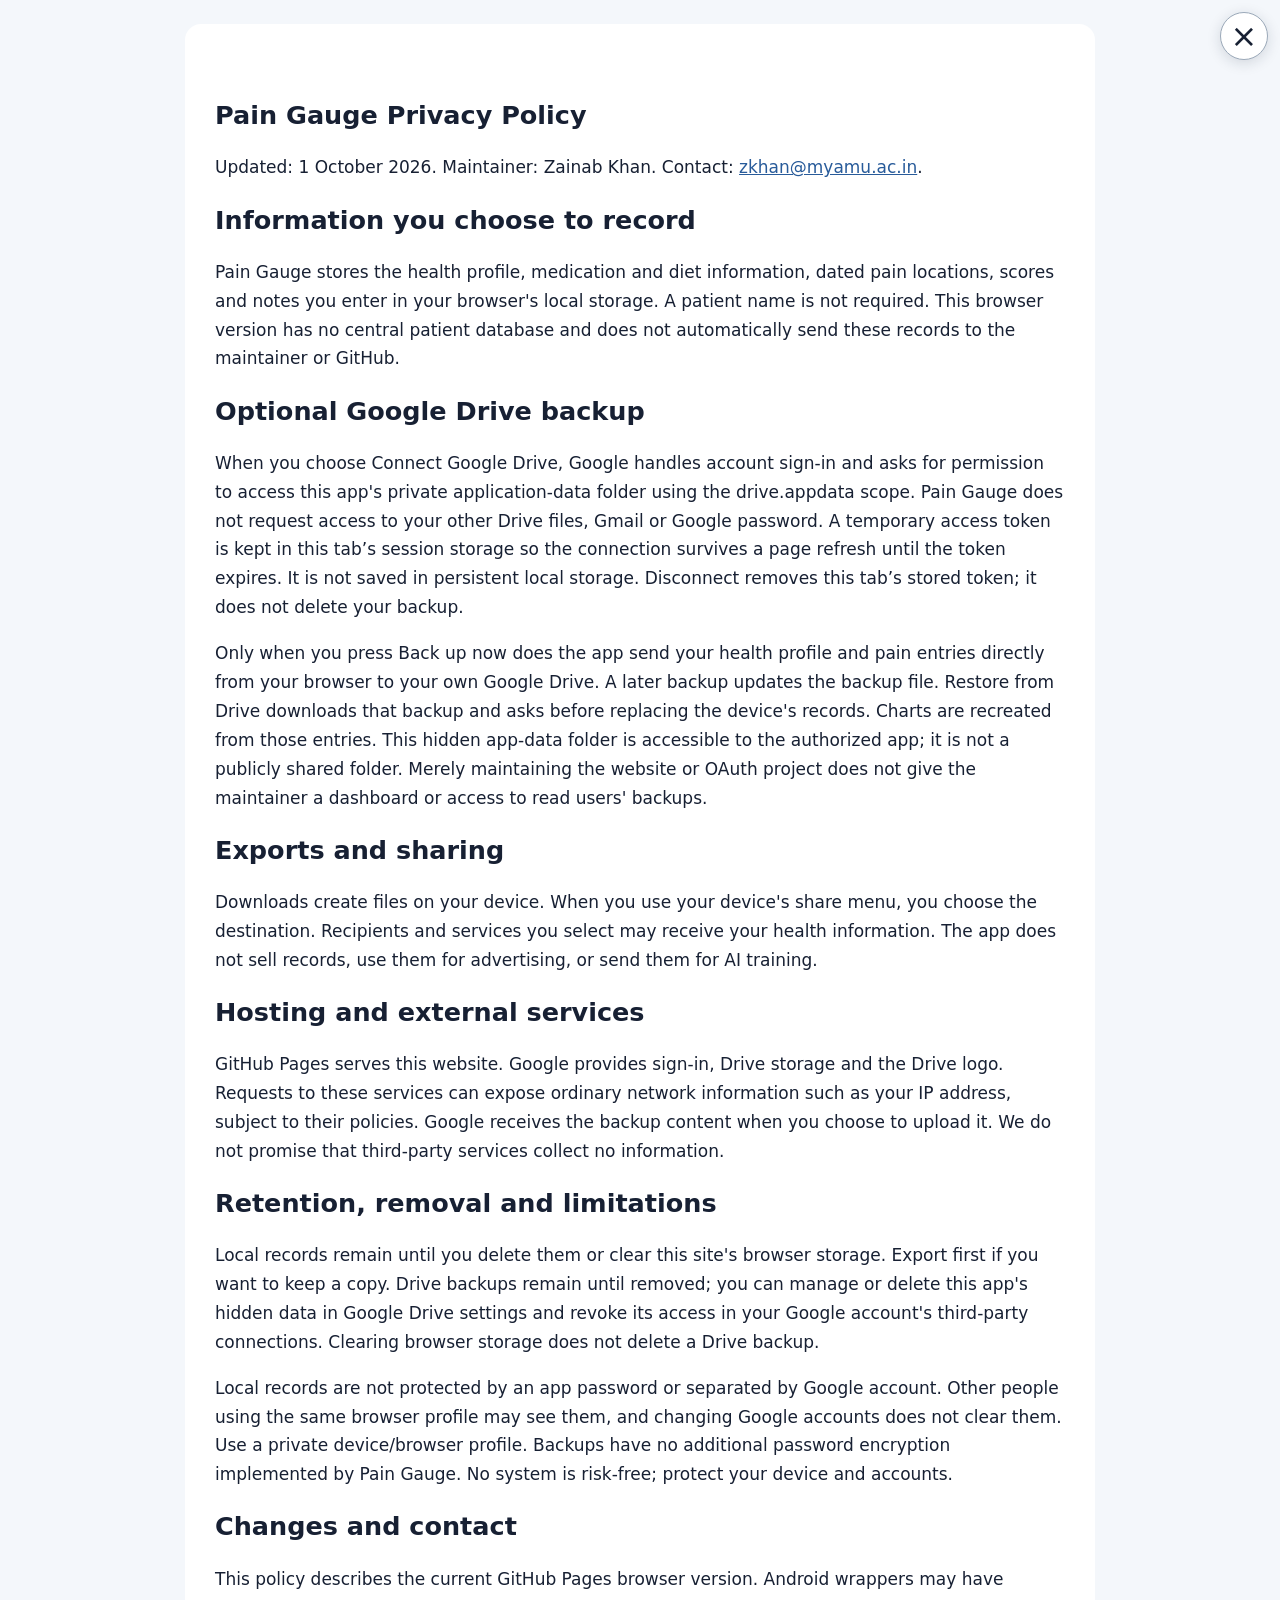
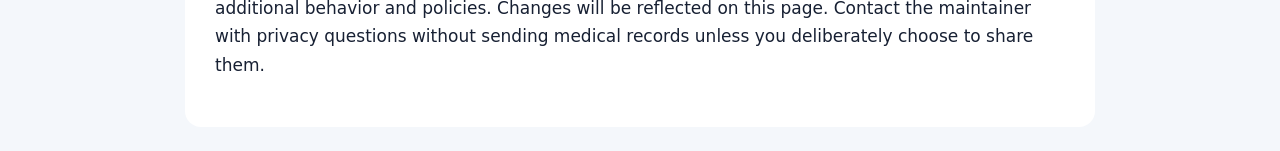
<file: privacy.html>
<!doctype html><html lang="en"><meta charset="utf-8"><meta name="viewport" content="width=device-width,initial-scale=1"><title>Pain Gauge — Privacy Policy</title><style>body{font:17px/1.7 system-ui,sans-serif;color:#172033;background:#f4f7fb;margin:0;padding:24px}main{max-width:850px;margin:auto;background:white;padding:30px;border-radius:16px}a{color:#285b9a}h1,h2{line-height:1.3}.policy-close{position:fixed;top:max(12px,env(safe-area-inset-top));right:max(12px,env(safe-area-inset-right));z-index:10;display:flex;align-items:center;justify-content:center;width:48px;height:48px;box-sizing:border-box;background:#fff;color:#172033;border:1px solid #9aa8b8;border-radius:50%;box-shadow:0 3px 14px #17203326;text-decoration:none;font:32px/1 system-ui,sans-serif}.policy-close:hover{background:#eaf2fb}.policy-close:focus-visible{outline:3px solid #285b9a;outline-offset:3px}main{padding-top:54px}@media(max-width:600px){body{padding:12px}main{padding:54px 20px 24px}}html[lang="en"] #policyHindi,html[lang="hi"] #policyEnglish{display:none}</style><main><a class="policy-close" href="./" aria-label="Close privacy policy and return to Pain Gauge" title="Close"><span aria-hidden="true">×</span></a><section lang="en" id="policyEnglish"><h1>Pain Gauge Privacy Policy</h1><p>Updated: 1 October 2026. Maintainer: Zainab Khan. Contact: <a href="mailto:zkhan@myamu.ac.in">zkhan@myamu.ac.in</a>.</p>
<h2>Information you choose to record</h2><p>Pain Gauge stores the health profile, medication and diet information, dated pain locations, scores and notes you enter in your browser's local storage. A patient name is not required. This browser version has no central patient database and does not automatically send these records to the maintainer or GitHub.</p>
<h2>Optional Google Drive backup</h2><p>When you choose Connect Google Drive, Google handles account sign-in and asks for permission to access this app's private application-data folder using the drive.appdata scope. Pain Gauge does not request access to your other Drive files, Gmail or Google password. A temporary access token is kept in this tab’s session storage so the connection survives a page refresh until the token expires. It is not saved in persistent local storage. Disconnect removes this tab’s stored token; it does not delete your backup.</p><p>Only when you press Back up now does the app send your health profile and pain entries directly from your browser to your own Google Drive. A later backup updates the backup file. Restore from Drive downloads that backup and asks before replacing the device's records. Charts are recreated from those entries. This hidden app-data folder is accessible to the authorized app; it is not a publicly shared folder. Merely maintaining the website or OAuth project does not give the maintainer a dashboard or access to read users' backups.</p>
<h2>Exports and sharing</h2><p>Downloads create files on your device. When you use your device's share menu, you choose the destination. Recipients and services you select may receive your health information. The app does not sell records, use them for advertising, or send them for AI training.</p>
<h2>Hosting and external services</h2><p>GitHub Pages serves this website. Google provides sign-in, Drive storage and the Drive logo. Requests to these services can expose ordinary network information such as your IP address, subject to their policies. Google receives the backup content when you choose to upload it. We do not promise that third-party services collect no information.</p>
<h2>Retention, removal and limitations</h2><p>Local records remain until you delete them or clear this site's browser storage. Export first if you want to keep a copy. Drive backups remain until removed; you can manage or delete this app's hidden data in Google Drive settings and revoke its access in your Google account's third-party connections. Clearing browser storage does not delete a Drive backup.</p><p>Local records are not protected by an app password or separated by Google account. Other people using the same browser profile may see them, and changing Google accounts does not clear them. Use a private device/browser profile. Backups have no additional password encryption implemented by Pain Gauge. No system is risk-free; protect your device and accounts.</p>
<h2>Changes and contact</h2><p>This policy describes the current GitHub Pages browser version. Android wrappers may have additional behavior and policies. Changes will be reflected on this page. Contact the maintainer with privacy questions without sending medical records unless you deliberately choose to share them.</p>
</section><section lang="hi" id="policyHindi">
<h1>Pain Gauge गोपनीयता नीति</h1>
<p>अपडेट: 1 अक्टूबर 2026। रखरखाव: ज़ैनब ख़ान। संपर्क: <a href="mailto:zkhan@myamu.ac.in">zkhan@myamu.ac.in</a>।</p>
<h2>आपकी दर्ज की हुई जानकारी</h2>
<p>Pain Gauge में आप जो स्वास्थ्य प्रोफ़ाइल, दवाइयों और खान-पान की जानकारी, तारीख सहित दर्द की जगह, स्कोर और नोट्स भरते हैं, वे आपके ब्राउज़र के लोकल स्टोरेज में रहते हैं। मरीज़ का नाम भरना ज़रूरी नहीं है। इस ब्राउज़र संस्करण में मरीज़ों का कोई केंद्रीय डेटाबेस नहीं है। ये रिकॉर्ड अपने-आप ऐप के रखरखावकर्ता या GitHub को नहीं भेजे जाते।</p>
<h2>वैकल्पिक Google Drive बैकअप</h2>
<p>जब आप Google Drive जोड़ते हैं, Google खाते में साइन-इन कराता है और इस ऐप के निजी application-data folder तक पहुँच की अनुमति माँगता है (drive.appdata)। Pain Gauge आपकी दूसरी Drive फ़ाइलों, Gmail या Google पासवर्ड की पहुँच नहीं माँगता। कनेक्शन पेज रीफ़्रेश होने पर भी बना रहे, इसलिए अस्थायी access token इस टैब के session storage में उसकी अवधि समाप्त होने तक रहता है; उसे स्थायी local storage में नहीं रखा जाता। Disconnect करने से इस टैब का token हटता है, Drive बैकअप नहीं।</p>
<p>आपके <b>Back up now</b> दबाने पर ही ऐप स्वास्थ्य प्रोफ़ाइल और दर्द की एंट्रीज़ सीधे आपके ब्राउज़र से आपके Google Drive पर भेजता है। बाद में बनाया गया बैकअप उसी फ़ाइल को अपडेट करता है। <b>Restore from Drive</b> बैकअप डाउनलोड करता है और डिवाइस के रिकॉर्ड बदलने से पहले आपकी पुष्टि माँगता है। उन्हीं एंट्रीज़ से चार्ट दोबारा बनते हैं। यह छिपा हुआ app-data folder अधिकृत ऐप पढ़ सकता है; यह सार्वजनिक रूप से साझा किया गया folder नहीं है। केवल वेबसाइट या OAuth project का रखरखाव करने से रखरखावकर्ता को दूसरे उपयोगकर्ताओं के बैकअप पढ़ने की पहुँच या कोई dashboard नहीं मिलता।</p>
<h2>डाउनलोड और साझा करना</h2>
<p>डाउनलोड से आपके डिवाइस पर फ़ाइल बनती है। डिवाइस के share menu का उपयोग करते समय आप तय करते हैं कि जानकारी कहाँ भेजनी है। आपके चुने हुए प्राप्तकर्ता और सेवाएँ आपकी स्वास्थ्य जानकारी प्राप्त कर सकते हैं। ऐप रिकॉर्ड बेचता नहीं है, विज्ञापनों के लिए उनका उपयोग नहीं करता और AI प्रशिक्षण के लिए नहीं भेजता।</p>
<h2>होस्टिंग और बाहरी सेवाएँ</h2>
<p>यह वेबसाइट GitHub Pages पर है। Google साइन-इन, Drive स्टोरेज और Drive लोगो उपलब्ध कराता है। इन सेवाओं के अनुरोधों से आपकी IP address जैसी सामान्य नेटवर्क जानकारी उनकी नीतियों के अनुसार उन्हें मिल सकती है। जब आप बैकअप अपलोड करते हैं, Google को बैकअप का डेटा मिलता है। हम यह दावा नहीं करते कि बाहरी सेवाएँ कोई जानकारी एकत्र नहीं करतीं।</p>
<h2>रिकॉर्ड रखना, हटाना और सीमाएँ</h2>
<p>स्थानीय रिकॉर्ड तब तक रहते हैं जब तक आप उन्हें हटाएँ या इस साइट का browser storage साफ करें। कॉपी रखना चाहते हों तो पहले export करें। Drive बैकअप हटाए जाने तक रहता है। आप Google Drive settings में इस ऐप का hidden data देख या हटा सकते हैं और Google account की third-party connections में इसकी अनुमति वापस ले सकते हैं। ब्राउज़र स्टोरेज साफ करने से Drive बैकअप नहीं मिटता।</p>
<p>स्थानीय रिकॉर्ड ऐप के अलग पासवर्ड से सुरक्षित नहीं हैं और Google खाते के आधार पर अलग नहीं किए जाते। एक ही browser profile इस्तेमाल करने वाले दूसरे लोग उन्हें देख सकते हैं; Google खाता बदलने से पुराने स्थानीय रिकॉर्ड नहीं मिटते। निजी डिवाइस या browser profile इस्तेमाल करें। Pain Gauge ने बैकअप के लिए अतिरिक्त password encryption लागू नहीं किया है। कोई प्रणाली पूरी तरह जोखिम-मुक्त नहीं होती; अपने डिवाइस और खातों को सुरक्षित रखें।</p>
<h2>बदलाव और संपर्क</h2>
<p>यह नीति वर्तमान GitHub Pages ब्राउज़र संस्करण के बारे में है। Android wrapper का व्यवहार और नीतियाँ अलग हो सकती हैं। बदलाव इसी पेज पर दिखाए जाएँगे। गोपनीयता संबंधी सवालों के लिए रखरखावकर्ता से संपर्क करें; स्वास्थ्य रिकॉर्ड तभी भेजें जब आप स्वयं उन्हें साझा करना चाहें।</p>
</section></main><script>
(function(){
  let language='en';
  try{language=localStorage.getItem('painGaugeLanguage')==='hi'?'hi':'en';}catch{}
  document.documentElement.lang=language;
  document.title=language==='hi'?'Pain Gauge — गोपनीयता नीति':'Pain Gauge — Privacy Policy';
  const close=document.querySelector('.policy-close');
  close.setAttribute('aria-label',language==='hi'?'गोपनीयता नीति बंद करके Pain Gauge पर लौटें':'Close privacy policy and return to Pain Gauge');
  close.title=language==='hi'?'बंद करें':'Close';
})();
</script></html>
</file>
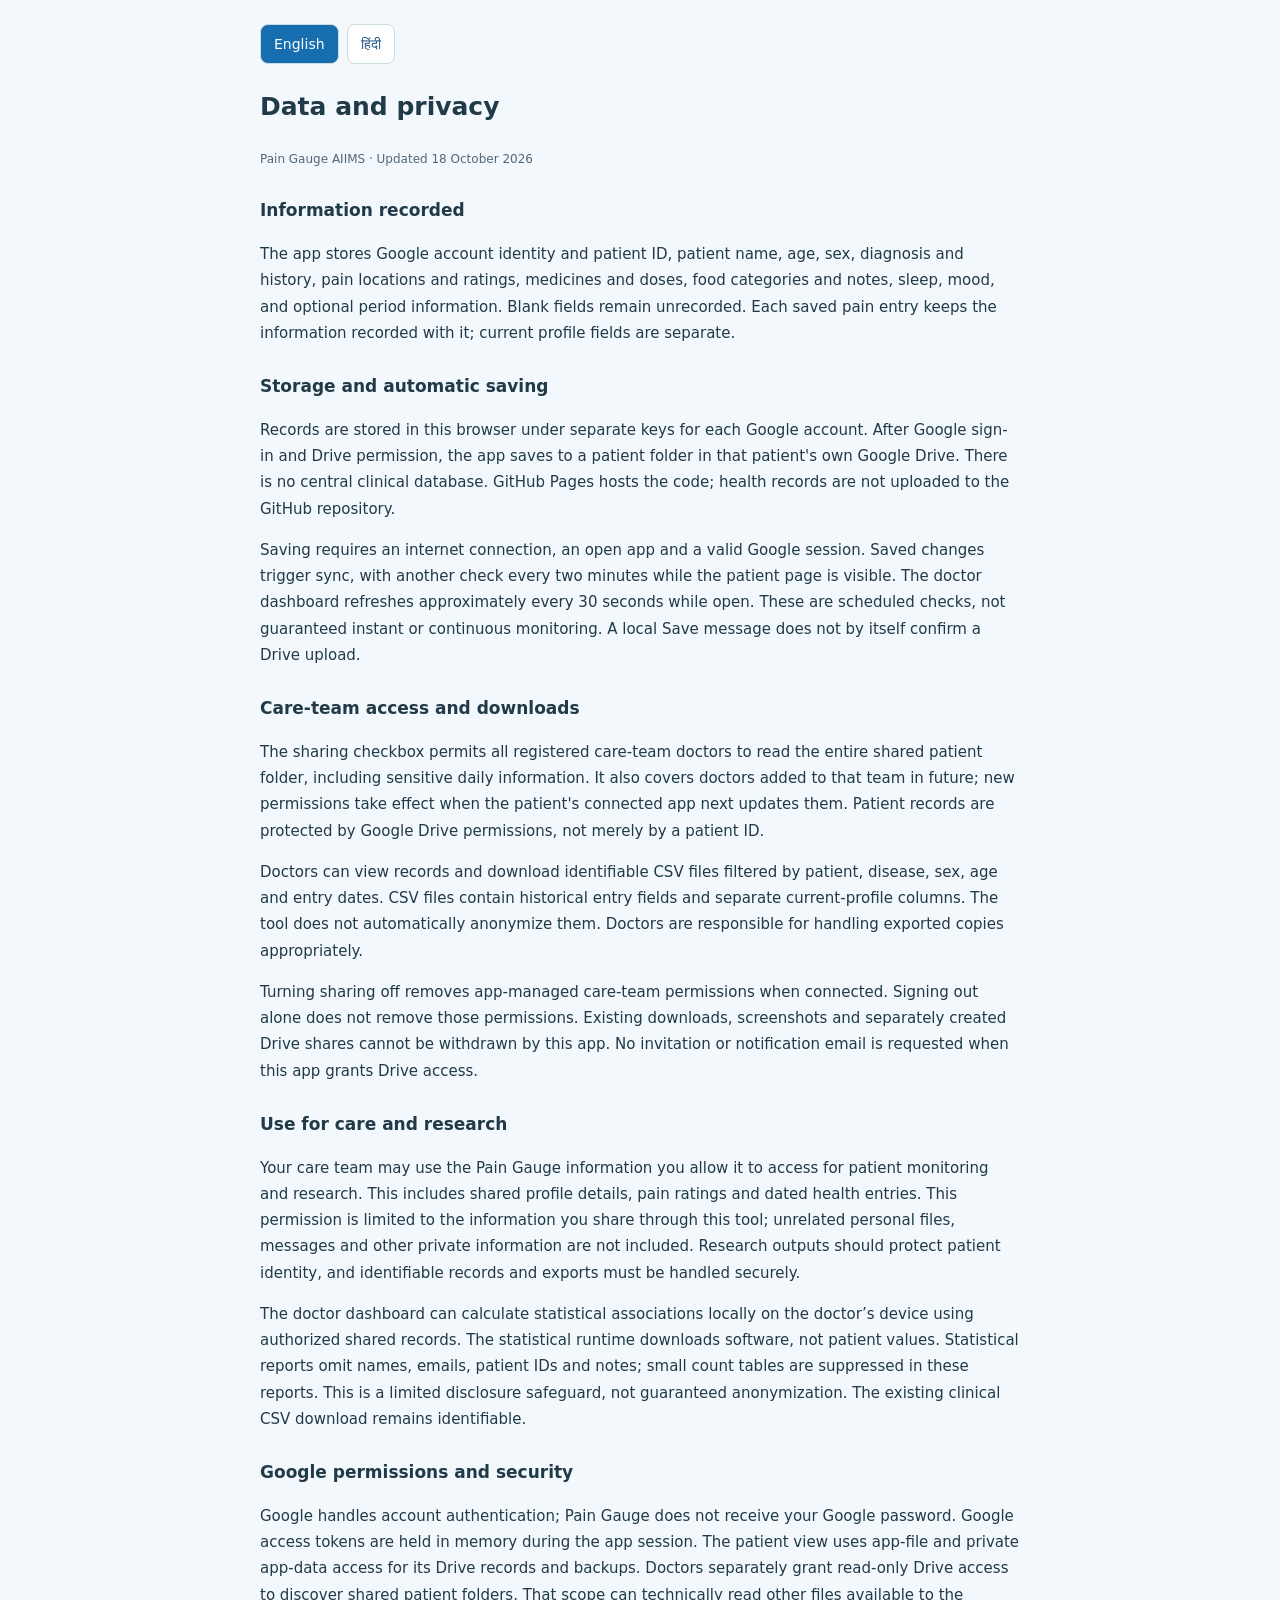
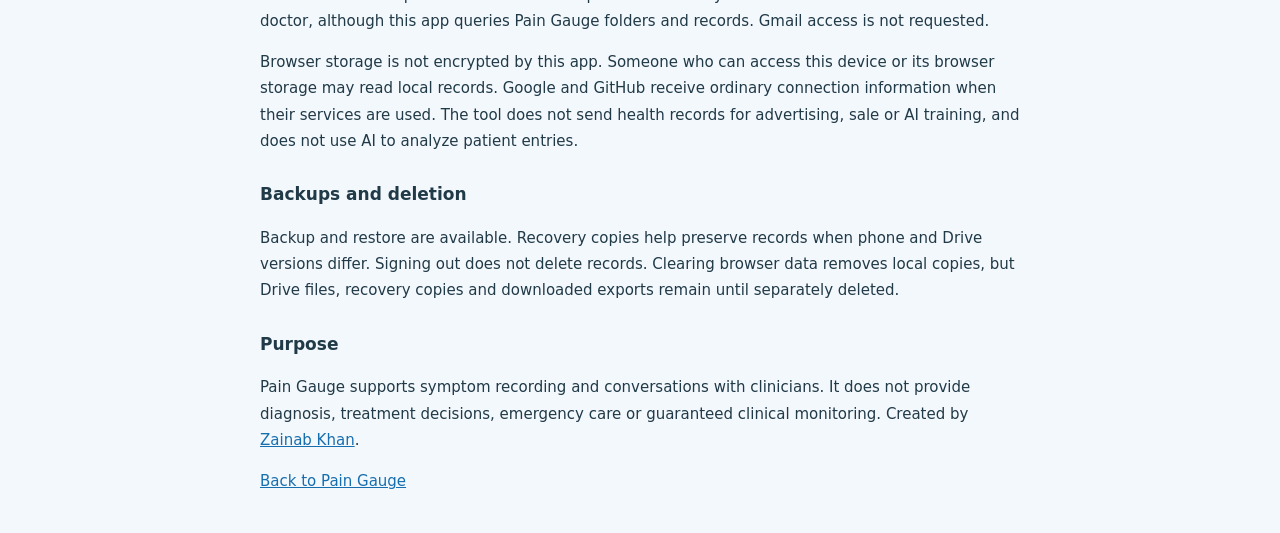
<file: AIIMS/privacy.html>
<!doctype html><html lang="en"><meta charset="utf-8"><meta name="color-scheme" content="light"><link rel="stylesheet" href="care-ui.css?v=theme38"><meta name="viewport" content="width=device-width,initial-scale=1"><title>Pain Gauge · Data and privacy</title><style>body{max-width:760px;margin:auto;padding:24px 18px;font:15px/1.75 system-ui,sans-serif;color:#213a47;background:#f3f8fd}h1{font-size:25px}h2{font-size:17px;margin-top:26px}a{color:#176eae}nav{display:flex;gap:8px;margin-bottom:20px}button{font:500 14px system-ui;min-height:40px;padding:8px 13px;border:1px solid #cbdbe2;border-radius:8px;background:white;color:#245782}button[aria-pressed=true]{background:#176eae;color:white}[hidden]{display:none!important}.updated{font-size:12px;color:#526776}</style><nav aria-label="Language"><button id="en" aria-pressed="true">English</button><button id="hi" aria-pressed="false">हिंदी</button></nav>
<article id="english"><h1>Data and privacy</h1><p class="updated">Pain Gauge AIIMS · Updated 18 October 2026</p><h2>Information recorded</h2><p>The app stores Google account identity and patient ID, patient name, age, sex, diagnosis and history, pain locations and ratings, medicines and doses, food categories and notes, sleep, mood, and optional period information. Blank fields remain unrecorded. Each saved pain entry keeps the information recorded with it; current profile fields are separate.</p><h2>Storage and automatic saving</h2><p>Records are stored in this browser under separate keys for each Google account. After Google sign-in and Drive permission, the app saves to a patient folder in that patient's own Google Drive. There is no central clinical database. GitHub Pages hosts the code; health records are not uploaded to the GitHub repository.</p><p>Saving requires an internet connection, an open app and a valid Google session. Saved changes trigger sync, with another check every two minutes while the patient page is visible. The doctor dashboard refreshes approximately every 30 seconds while open. These are scheduled checks, not guaranteed instant or continuous monitoring. A local Save message does not by itself confirm a Drive upload.</p><h2>Care-team access and downloads</h2><p>The sharing checkbox permits all registered care-team doctors to read the entire shared patient folder, including sensitive daily information. It also covers doctors added to that team in future; new permissions take effect when the patient's connected app next updates them. Patient records are protected by Google Drive permissions, not merely by a patient ID.</p><p>Doctors can view records and download identifiable CSV files filtered by patient, disease, sex, age and entry dates. CSV files contain historical entry fields and separate current-profile columns. The tool does not automatically anonymize them. Doctors are responsible for handling exported copies appropriately.</p><p>Turning sharing off removes app-managed care-team permissions when connected. Signing out alone does not remove those permissions. Existing downloads, screenshots and separately created Drive shares cannot be withdrawn by this app. No invitation or notification email is requested when this app grants Drive access.</p><h2>Use for care and research</h2><p>Your care team may use the Pain Gauge information you allow it to access for patient monitoring and research. This includes shared profile details, pain ratings and dated health entries. This permission is limited to the information you share through this tool; unrelated personal files, messages and other private information are not included. Research outputs should protect patient identity, and identifiable records and exports must be handled securely.</p><p>The doctor dashboard can calculate statistical associations locally on the doctor’s device using authorized shared records. The statistical runtime downloads software, not patient values. Statistical reports omit names, emails, patient IDs and notes; small count tables are suppressed in these reports. This is a limited disclosure safeguard, not guaranteed anonymization. The existing clinical CSV download remains identifiable.</p><h2>Google permissions and security</h2><p>Google handles account authentication; Pain Gauge does not receive your Google password. Google access tokens are held in memory during the app session. The patient view uses app-file and private app-data access for its Drive records and backups. Doctors separately grant read-only Drive access to discover shared patient folders. That scope can technically read other files available to the doctor, although this app queries Pain Gauge folders and records. Gmail access is not requested.</p><p>Browser storage is not encrypted by this app. Someone who can access this device or its browser storage may read local records. Google and GitHub receive ordinary connection information when their services are used. The tool does not send health records for advertising, sale or AI training, and does not use AI to analyze patient entries.</p><h2>Backups and deletion</h2><p>Backup and restore are available. Recovery copies help preserve records when phone and Drive versions differ. Signing out does not delete records. Clearing browser data removes local copies, but Drive files, recovery copies and downloaded exports remain until separately deleted.</p><h2>Purpose</h2><p>Pain Gauge supports symptom recording and conversations with clinicians. It does not provide diagnosis, treatment decisions, emergency care or guaranteed clinical monitoring. Created by <a href="https://khanzainub.online/">Zainab Khan</a>.</p><p><a href="./">Back to Pain Gauge</a></p></article>
<article id="hindi" lang="hi" hidden><h1>डेटा और गोपनीयता</h1><p class="updated">Pain Gauge AIIMS · अपडेट: 18 अक्टूबर 2026</p><h2>कौन-सी जानकारी दर्ज होती है</h2><p>Google खाते की पहचान, पेशेंट ID, नाम, उम्र, लिंग, बीमारी और उसका इतिहास, दर्द की जगह और स्कोर, दवाएँ, ली या छोड़ी गई खुराक, भोजन की श्रेणियाँ और नोट्स, नींद, मनोदशा और वैकल्पिक माहवारी की जानकारी दर्ज होती है। हर pain entry में उस समय सहेजी जानकारी रहती है; वर्तमान profile अलग रहती है। खाली जानकारी को भरा हुआ नहीं माना जाता।</p><h2>डेटा कहाँ रहता है</h2><p>डेटा इस browser में हर Google खाते के लिए अलग रखा जाता है। Google की अनुमति के बाद यह patient के अपने Drive folder में सहेजा जाता है। कोई केंद्रीय clinical database नहीं है। GitHub पर app का code रहता है, स्वास्थ्य रिकॉर्ड नहीं।</p><p>अपने-आप सेव होने के लिए internet, खुला app और वैध Google session चाहिए। बदलाव सेव होने के बाद sync होता है और खुली patient screen पर हर दो मिनट में फिर जाँच होती है। खुला doctor dashboard लगभग हर 30 सेकंड में अपडेट की जाँच करता है। यह तुरंत या लगातार चिकित्सकीय निगरानी की गारंटी नहीं है। Phone पर सेव होने का संदेश अपने-आप Drive पर पहुँचने की पुष्टि नहीं है।</p><h2>देखभाल करने वाली टीम और CSV</h2><p>Sharing checkbox चालू करने पर registered doctors पूरी patient folder की जानकारी देख सकते हैं, जिसमें नींद, भोजन, दवाएँ, mood और period की जानकारी भी है। बाद में टीम में जोड़े गए doctors को patient के अगले connected permission update पर access मिल सकता है। वास्तविक access Google Drive की permissions से नियंत्रित है।</p><p>Doctor patient, बीमारी, लिंग, उम्र और dates के filters से पहचान सहित CSV डाउनलोड कर सकते हैं। पुरानी entry और वर्तमान profile के columns अलग हैं। CSV अपने-आप anonymous नहीं होती; downloaded copies को उचित ढंग से संभालना doctor की जिम्मेदारी है।</p><p>Sharing बंद करने पर connected app द्वारा दी गई team permissions हटती हैं। सिर्फ sign out करने से sharing बंद नहीं होती। पहले की downloads, screenshots और अलग से बनाए गए Drive shares वापस नहीं लिए जा सकते। App access देते समय notification email नहीं भेजने का अनुरोध करता है।</p><h2>देखभाल और शोध में उपयोग</h2><p>आपकी care team उस Pain Gauge जानकारी का उपयोग मरीज़ की निगरानी और शोध के लिए कर सकती है, जिसे देखने की अनुमति आप देते हैं। इसमें साझा की गई प्रोफ़ाइल, दर्द के स्कोर और तारीख़ के अनुसार स्वास्थ्य संबंधी entries शामिल हैं। यह अनुमति केवल इस tool में साझा की गई जानकारी तक सीमित है; आपकी दूसरी निजी files, messages या असंबंधित जानकारी इसमें शामिल नहीं है। शोध के परिणामों में मरीज़ की पहचान सुरक्षित रखी जानी चाहिए और पहचान सहित records तथा exports को सुरक्षित संभालना चाहिए।</p><p>Doctor dashboard अनुमति से साझा किए गए records पर doctor के अपने device में statistical calculations कर सकता है। Statistical software डाउनलोड होता है; patient की values किसी analysis service को नहीं भेजी जातीं। Statistical reports में नाम, email, patient ID और notes शामिल नहीं होते और छोटे counts वाली tables छिपाई जाती हैं। यह सीमित सुरक्षा है, पूरी तरह anonymous होने की गारंटी नहीं। सामान्य clinical CSV में पहचान वाली जानकारी रहती है।</p><h2>Google और सुरक्षा</h2><p>Google login संभालता है; आपका Google password app को नहीं मिलता। Access token session के दौरान memory में रहता है। Patient की permissions app की Drive files और private backup के लिए हैं। Doctor अलग से read-only Drive permission देते हैं; यह permission तकनीकी रूप से उनके अन्य उपलब्ध files पढ़ सकती है, लेकिन app केवल Pain Gauge folders और records खोजता है। Gmail access नहीं माँगा जाता।</p><p>App browser storage को encrypt नहीं करता। Device या browser storage तक पहुँच वाला व्यक्ति local records पढ़ सकता है। Google और GitHub को उनकी services इस्तेमाल करने पर सामान्य connection जानकारी मिलती है। Tool स्वास्थ्य रिकॉर्ड को विज्ञापन, बिक्री या AI training के लिए नहीं भेजता और entries का AI analysis नहीं करता।</p><h2>बैकअप और डेटा मिटाना</h2><p>Backup और restore उपलब्ध हैं। Phone और Drive के records अलग हों तो recovery copies जानकारी सुरक्षित रखने में मदद करती हैं। Sign out करने से records नहीं मिटते। Browser data साफ़ करने से local copy हटती है, लेकिन Drive files, recovery copies और downloaded exports अलग से हटाए जाने तक रहते हैं।</p><h2>उद्देश्य</h2><p>Pain Gauge symptoms दर्ज करने और doctor से चर्चा में सहायता करता है। यह diagnosis, treatment decision, emergency care या लगातार निगरानी का विकल्प नहीं है। निर्माता: <a href="https://khanzainub.online/">Zainab Khan</a>।</p><p><a href="./">Pain Gauge पर वापस जाएँ</a></p></article>
<script>function language(lang){document.documentElement.lang=lang;document.getElementById('english').hidden=lang!=='en';document.getElementById('hindi').hidden=lang!=='hi';for(const id of ['en','hi'])document.getElementById(id).setAttribute('aria-pressed',String(id===lang));}document.getElementById('en').onclick=()=>language('en');document.getElementById('hi').onclick=()=>language('hi');const doctor=new URLSearchParams(location.search).get('role')==='doctor';language(!doctor&&new URLSearchParams(location.search).get('lang')==='hi'?'hi':'en');if(doctor)document.querySelector('nav').hidden=true;</script></html>
</file>
<file: AIIMS/care-ui.css>
/* Preserve the existing layout and explicitly opt app-owned controls into light UI. */
:root{color-scheme:only light}html,body,input,select,textarea,button,dialog{color-scheme:light}html{-webkit-text-size-adjust:100%;text-size-adjust:100%}select option,select optgroup{background:#fff;color:#20384e}input[type=date]::-webkit-calendar-picker-indicator{color-scheme:light;opacity:.75}dialog{background:#fff;color:#20384e}
.care-ui-dialog{box-sizing:border-box;width:min(420px,calc(100vw - 24px));max-height: min(80vh,720px);max-height:min(82svh,720px);margin:auto;padding:14px;border:1px solid #cbddeb;border-radius:12px;background:#fff;color:#20384e;box-shadow:0 14px 48px #183b5c35;font:400 13px/1.45 system-ui,sans-serif;overscroll-behavior:contain;overflow:auto}.care-ui-dialog::backdrop{background:#16324c66}.care-ui-dialog *{box-sizing:border-box}.care-ui-head{display:flex;align-items:center;gap:10px;justify-content:space-between;margin:0 0 10px}.care-ui-head h2{font:600 15px/1.4 system-ui,sans-serif;margin:0;overflow-wrap:anywhere;color:#20384e}.care-ui-dialog button{font:500 13px/1.4 system-ui,sans-serif;cursor:pointer;box-shadow:none;border:1px solid #d7e5f1;border-radius:7px;background:#fff;color:#20384e;min-height:36px;padding:7px 9px}.care-ui-dialog button:hover{background:#eaf6ff}.care-ui-dialog button:focus-visible,.care-ui-dialog input:focus-visible{outline:2px solid #176eae;outline-offset:2px}.care-ui-dialog button:disabled{opacity:.4;cursor:default}.care-ui-head .care-ui-close{flex:none;font-size:22px;line-height:1;padding:5px;min-width:34px;width:34px;min-height:34px;border:0;background:#edf7ff;color:#245782}.care-ui-dialog .care-ui-search{width:100%;min-height:40px;padding:8px 10px;font:400 14px/1.4 system-ui,sans-serif;border:1px solid #cbddeb;border-radius:8px;background:#fff;color:#20384e;margin:0 0 8px}.care-ui-options{max-height:54vh;max-height:54svh;overflow-y:auto;overscroll-behavior:contain;padding:2px;scrollbar-gutter:stable}.care-ui-options [role=option]{display:flex;justify-content:space-between;gap:10px;width:100%;text-align:left;border:0;border-radius:6px;padding:9px;font-size:13px;font-weight:400;min-height:38px;white-space:normal;overflow-wrap:anywhere}.care-ui-options [aria-selected=true]{background:#eaf6ff;color:#174f82}.care-ui-options i{font-style:normal;color:#176eae;font-weight:700;flex:none}.care-ui-group{font-size:11px;letter-spacing:.15px;font-weight:650;color:#506880;padding:10px 9px 4px;border-top:1px solid #e4edf5;margin-top:4px}.care-ui-group:first-child{border:0;margin-top:0;padding-top:3px}.care-ui-empty{font-size:13px;color:#506880;padding:8px;margin:0}.care-ui-done{margin-top:8px;width:100%;background:#eaf6ff!important}.care-ui-sr{position:absolute;width:1px;height:1px;overflow:hidden;clip-path:inset(50%);white-space:nowrap}
.care-ui-date-nav{display:grid;grid-template-columns:34px 1fr 76px 34px;align-items:center;gap:6px;margin-bottom:8px}.care-ui-date-nav button{padding:5px}.care-ui-date-nav input{width:76px;min-width:0;min-height:36px;padding:6px;font:400 14px/1.4 system-ui;border:1px solid #cbddeb;border-radius:7px;background:#fff;color:#20384e}.care-ui-week,.care-ui-days{display:grid;grid-template-columns:repeat(7,minmax(0,1fr));gap:3px}.care-ui-week span{text-align:center;font-size:11px;color:#506880;padding:4px 0}.care-ui-days button{min-width:0;min-height:36px;padding:5px;border-color:transparent}.care-ui-days [aria-pressed=true]{background:#176eae!important;color:#fff!important}.care-ui-days [aria-current=date]{border-color:#176eae}.care-ui-months{display:grid;grid-template-columns:repeat(3,1fr);gap:5px;margin-bottom:8px}.care-ui-date-actions{display:flex;justify-content:space-between;gap:8px;border-top:1px solid #e0eaf2;margin-top:9px;padding-top:9px}.care-ui-date-actions button{color:#245782;background:#edf7ff}
@media(max-width:600px){.care-ui-dialog{padding:12px}.care-ui-dialog .care-ui-search{font-size:16px}.care-ui-date-nav input{font-size:16px}#careAdmin .care-location-check:has(input:checked){background:#eaf6ff;border-color:#93bdda;color:#20384e}#careAdmin .care-location-check:has(input:checked) span{color:#20384e}#careAdmin .care-location-check{overflow-wrap:anywhere}#careAdmin .care-detail-head,#careAdmin .care-chart-title{min-width:0}#careAdmin .care-detail-head>div,#careAdmin .care-chart-title>div,#carePatientMain .section-head>div{min-width:0}#careAdmin .care-chart-title .actions{flex-wrap:wrap}.care-menu-panel{overscroll-behavior:contain}.care-ui-dialog{max-width:calc(100vw - 24px)}}
@media(prefers-reduced-motion:reduce){.care-ui-dialog{scroll-behavior:auto}}
input:focus-visible,select:focus-visible,textarea:focus-visible{outline:2px solid #64b8f0;outline-offset:1px}

/* Existing calendar-style close buttons, reused ONLY in the header menu
   (patient and doctor) and the patient chart-entry dialog. */
#careHeaderMenu .care-menu-dismiss{display:flex;justify-content:flex-end;margin:0 0 6px}
#chartEntryDialog .care-chart-entry-head{display:flex;align-items:center;justify-content:space-between;gap:10px;margin:0 0 12px}
#chartEntryDialog .care-chart-entry-head h3{margin:0;min-width:0}
#careHeaderMenu .care-menu-dismiss .care-ui-close,
#chartEntryDialog .care-chart-entry-head .care-ui-close{
  box-sizing:border-box;display:inline-flex;align-items:center;justify-content:center;
  flex:0 0 34px;width:34px;min-width:34px;height:34px;min-height:34px!important;
  margin:0;padding:5px!important;
  border:0;border-radius:7px;background:#edf7ff;color:#245782;
  font:500 22px/1 system-ui,sans-serif;box-shadow:none;cursor:pointer;
}
#careHeaderMenu .care-menu-dismiss .care-ui-close:hover,
#chartEntryDialog .care-chart-entry-head .care-ui-close:hover{background:#eaf6ff}
#careHeaderMenu .care-menu-dismiss .care-ui-close:focus-visible,
#chartEntryDialog .care-chart-entry-head .care-ui-close:focus-visible{outline:2px solid #176eae;outline-offset:2px}
#chartEntryDialog>article>button.primary{
  box-sizing:border-box;display:inline-flex;align-items:center;justify-content:center;
  width:auto!important;max-width:100%;min-height:40px!important;
  margin-top:9px;padding:8px 14px;font-size:13px;line-height:1.35;
  border-radius:8px;
}
</file>
